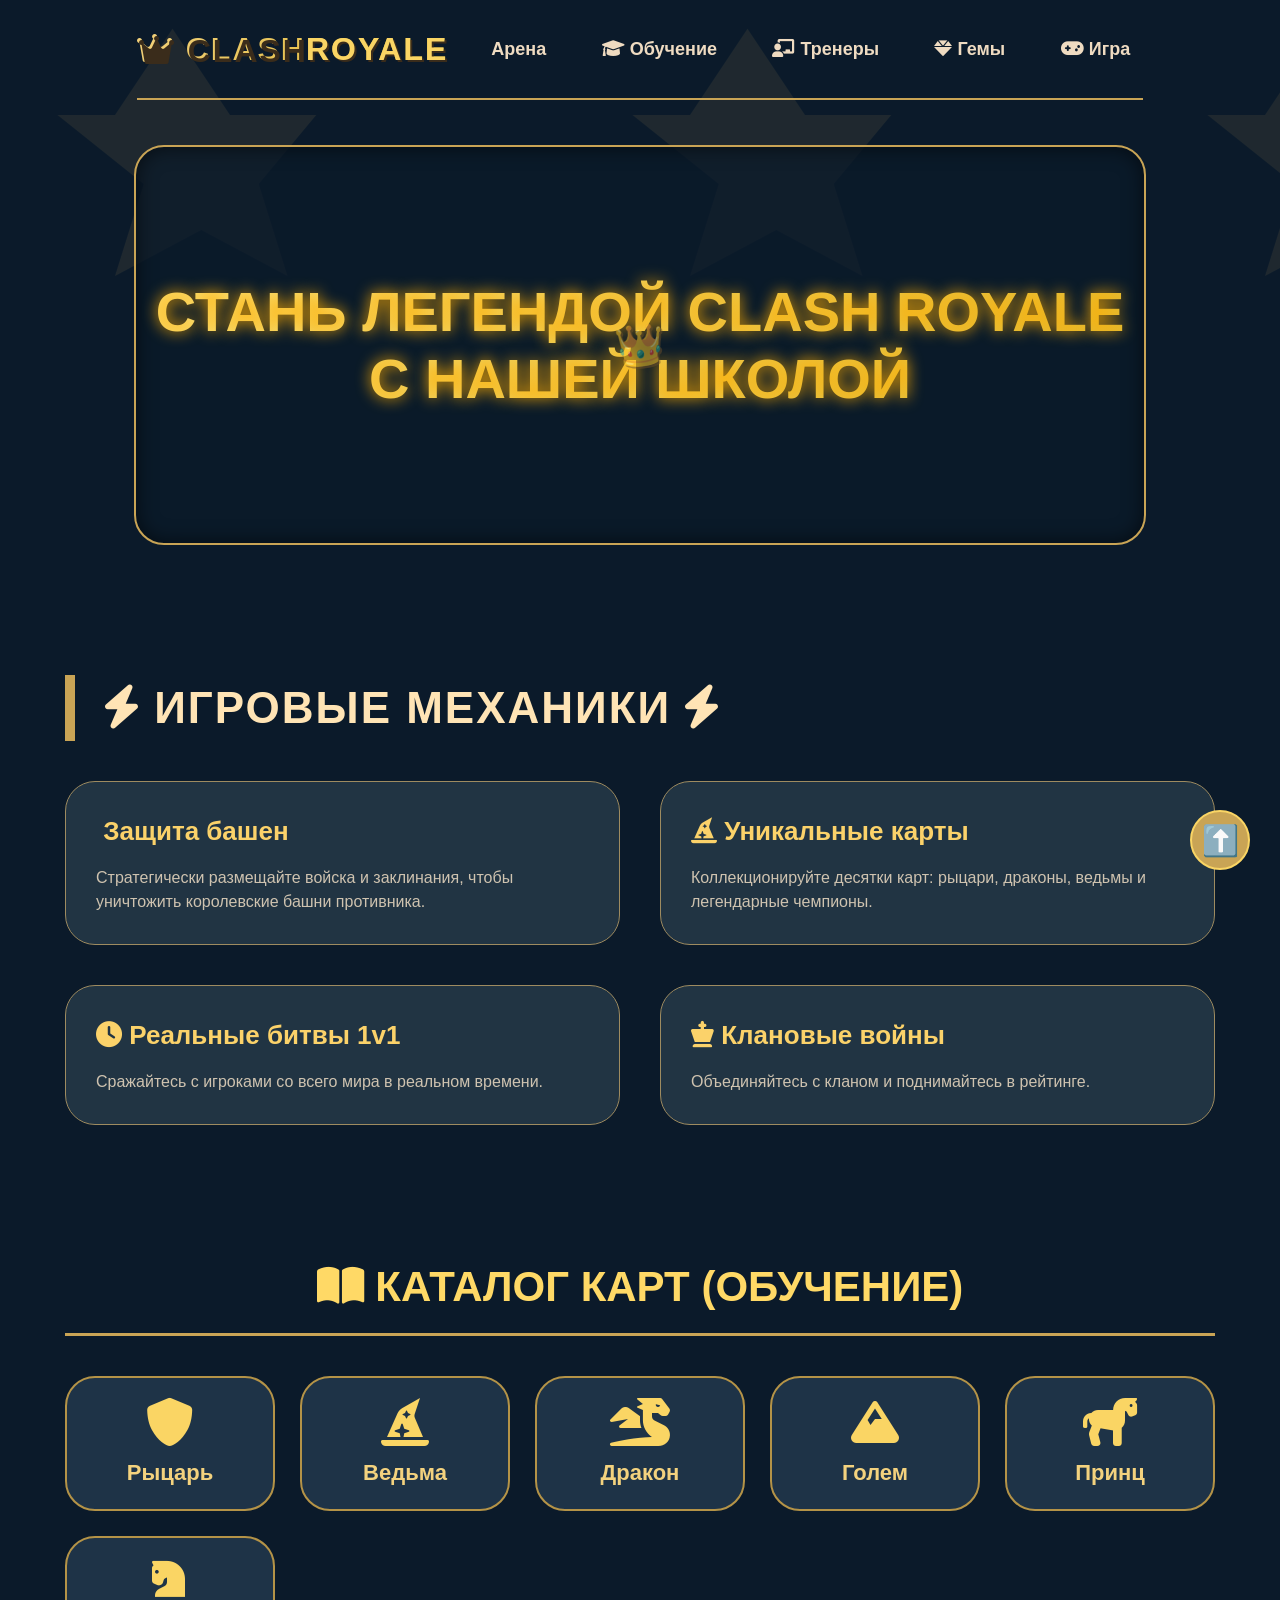
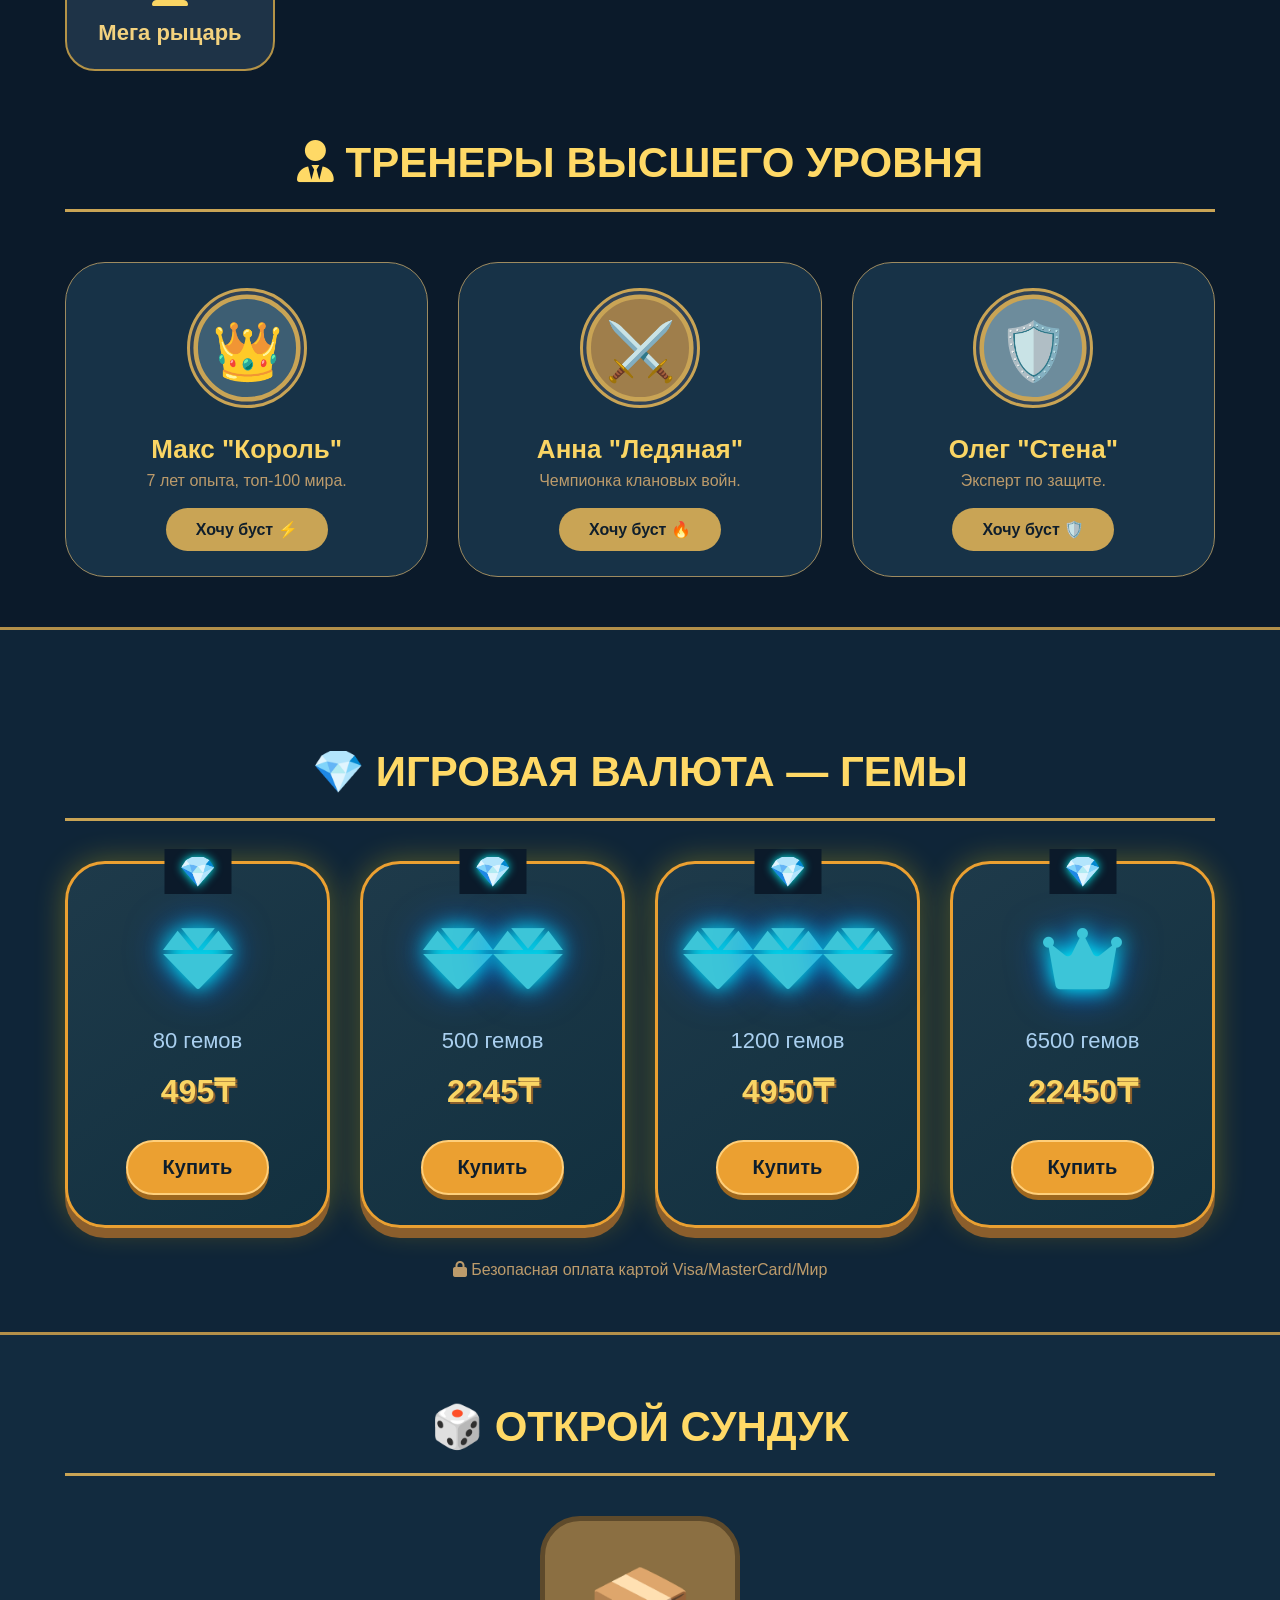
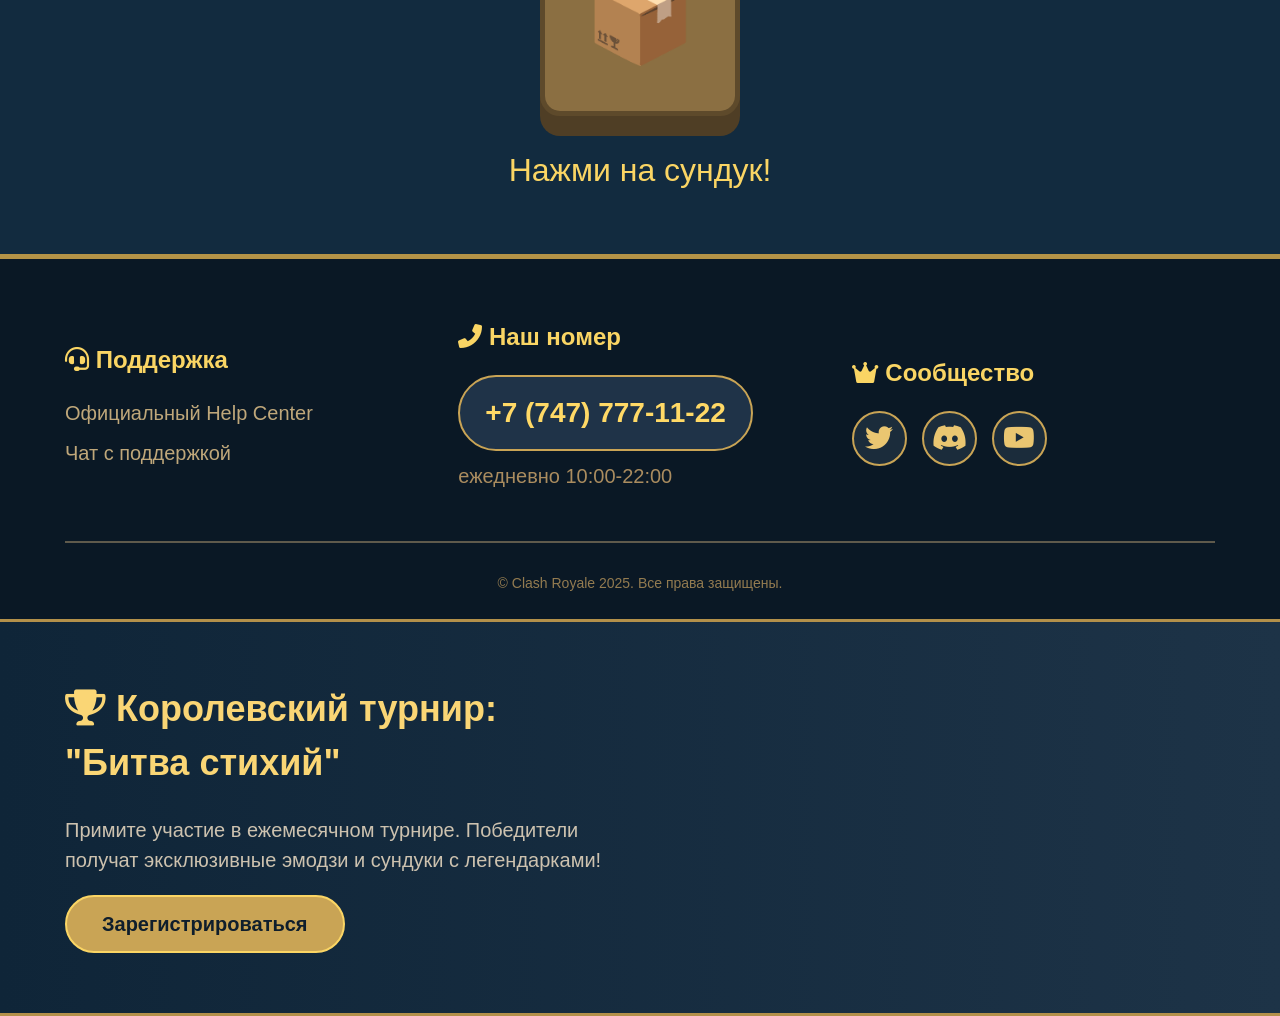
<file: Projects/Batyr-Yahya-Bekasyl/index.html>
<!DOCTYPE html>
<html lang="ru">
<head>
    <meta charset="UTF-8">
    <meta name="viewport" content="width=device-width, initial-scale=1.0">
    <title>Clash Royale | Школа чемпионов</title>

    <link rel="stylesheet" href="https://cdnjs.cloudflare.com/ajax/libs/font-awesome/6.0.0-beta3/css/all.min.css">
    <style>
        * {
            margin: 0;
            padding: 0;
            box-sizing: border-box;
        }

        body {
            font-family: 'Segoe UI', Roboto, sans-serif;
            background: #0b1a2a;
            color: #f0e9d8;
            line-height: 1.5;
        }

        .container {
            max-width: 1200px;
            margin: 0 auto;
            padding: 0 25px;
        }

        .image-placeholder {
            background: #2c404f;
            background-image: radial-gradient(circle at 30% 30%, #aa8c5f 1px, transparent 1px), 
                              radial-gradient(circle at 70% 70%, #7a6a50 1px, transparent 1px);
            background-size: 30px 30px;
            position: relative;
            display: flex;
            align-items: center;
            justify-content: center;
            overflow: hidden;
            border: 2px solid #c9a455;
            box-shadow: inset 0 0 20px rgba(0,0,0,0.6);
        }

        .image-placeholder::after {
            content: "👑";
            font-size: 40px;
            color: #f3d27e;
            text-shadow: 2px 2px 0 #6b4f2a;
            position: absolute;
            transform: rotate(-5deg);
            opacity: 0.5;
        }

        nav {
            display: flex;
            justify-content: space-between;
            align-items: center;
            padding: 25px 0;
            border-bottom: 2px solid #c9a455;
            margin-bottom: 15px;
            flex-wrap: wrap;
        }

        .logo {
            font-size: 32px;
            font-weight: 800;
            letter-spacing: 2px;
            background: linear-gradient(135deg, #f3d27e, #dBB42c);
            -webkit-background-clip: text;
            background-clip: text;
            color: transparent;
            text-transform: uppercase;
            text-shadow: 2px 2px 0 #3a2c1b;
            cursor: pointer;
        }

        .nav-links a {
            margin-left: 25px;
            text-decoration: none;
            color: #efdbc1;
            font-weight: 600;
            font-size: 18px;
            padding: 8px 12px;
            border-radius: 30px;
            transition: all 0.3s;
            border: 1px solid transparent;
            cursor: pointer;
        }

        .nav-links a:hover {
            border-color: #c9a455;
            background: rgba(201, 164, 85, 0.15);
            color: #ffd966;
            transform: translateY(-2px);
        }

        .hero {
            min-height: 550px;
            display: flex;
            flex-direction: column;
            margin-bottom: 30px;
            background-image: url('data:image/svg+xml;utf8,<svg xmlns="http://www.w3.org/2000/svg" viewBox="0 0 100 100" opacity="0.1"><path d="M20,20 L30,5 L40,20 L55,20 L45,32 L50,48 L35,40 L20,48 L25,32 L10,20 Z" fill="%23c9a455"/></svg>');
        }

        .hero-content {
            flex: 1;
            display: flex;
            align-items: center;
            justify-content: center;
            text-align: center;
            background: rgba(11, 26, 42, 0.7);
            border-radius: 30px;
            margin: 30px 0;
            border: 2px solid #c9a455;
            min-height: 400px;
        }

        .hero-content h1 {
            font-size: 56px;
            font-weight: 800;
            text-transform: uppercase;
            background: linear-gradient(135deg, #fae37f, #dbb42c);
            -webkit-background-clip: text;
            background-clip: text;
            color: transparent;
            text-shadow: 0 0 15px #ffae00;
            line-height: 1.2;
            padding: 20px;
        }

        .features {
            padding: 70px 0;
        }

        .features h2 {
            font-size: 44px;
            margin-bottom: 40px;
            border-left: 10px solid #c9a455;
            padding-left: 30px;
            text-transform: uppercase;
            letter-spacing: 2px;
            color: #ffe4b5;
        }

        .grid-features {
            display: grid;
            grid-template-columns: repeat(2, 1fr);
            gap: 40px;
        }

        .feature-item {
            background: rgba(44, 64, 79, 0.7);
            padding: 30px;
            border-radius: 30px;
            border: 1px solid #9e8b60;
            backdrop-filter: blur(3px);
            transition: 0.3s;
        }

        .feature-item:hover {
            transform: scale(1.02);
            border-color: #f5c542;
            box-shadow: 0 15px 30px rgba(0,0,0,0.6);
        }

        .feature-item h3 {
            font-size: 26px;
            color: #fbd26a;
            margin-bottom: 15px;
        }

        .feature-item p {
            color: #cfc3b0;
            font-size: 16px;
        }

        .contest-promo {
            padding: 60px 0;
            display: grid;
            grid-template-columns: 1fr 1fr;
            align-items: center;
            background: linear-gradient(90deg, #0f2538, #1d3347);
            border-top: 3px solid #b3904a;
            border-bottom: 3px solid #b3904a;
            gap: 30px;
        }

        .contest-text {
            padding-right: 20px;
        }

        .contest-text h3 {
            font-size: 36px;
            color: #fad675;
            margin-bottom: 25px;
        }

        .contest-text p {
            font-size: 20px;
            color: #cdc2af;
        }

        .contest-img {
            height: 320px;
            width: 100%;
            border-radius: 40px;
            border: 3px solid #c9a455;
        }

        .section-title {
            font-size: 42px;
            color: #ffd966;
            text-align: center;
            margin: 60px 0 40px;
            text-transform: uppercase;
            border-bottom: 3px solid #c9a455;
            padding-bottom: 15px;
        }

        .cards-grid {
            display: grid;
            grid-template-columns: repeat(auto-fit, minmax(180px, 1fr));
            gap: 25px;
            margin: 40px 0;
        }
        .card-item {
            background: #1e3347;
            border: 2px solid #b49347;
            border-radius: 30px;
            padding: 20px 10px;
            text-align: center;
            transition: 0.3s;
            cursor: pointer;
        }
        .card-item:hover {
            transform: translateY(-8px);
            border-color: #fad564;
            box-shadow: 0 0 30px #ffd966;
        }
        .card-item i {
            font-size: 48px;
            color: #fad564;
            margin-bottom: 10px;
        }
        .card-item h4 {
            font-size: 22px;
            color: #f3d27e;
        }

        .coaches-grid {
            display: grid;
            grid-template-columns: repeat(3, 1fr);
            gap: 30px;
            margin: 50px 0;
        }
        .coach-card {
            background: #173247;
            border-radius: 40px;
            padding: 25px;
            border: 1px solid #9e8b60;
            text-align: center;
        }
        .coach-card img {
            width: 120px;
            height: 120px;
            border-radius: 50%;
            border: 3px solid #c9a455;
            margin-bottom: 15px;
            background: #2f4257;
            object-fit: cover;
        }
        .coach-card h3 { color: #fad564; font-size: 26px; }
        .coach-card p { color: #bc9b6b; }
        .boost-btn {
            background: #c9a455;
            border: none;
            color: #0f1e2c;
            padding: 12px 30px;
            border-radius: 40px;
            font-weight: bold;
            margin-top: 15px;
            cursor: pointer;
            transition: 0.3s;
            font-size: 16px;
        }
        .boost-btn:hover {
            background: #e5b95c;
            transform: scale(1.05);
        }


        .video-wrapper {
            display: flex;
            justify-content: center;
            margin: 40px 0 70px;
        }
        .video-container {
            width: 800px;
            max-width: 100%;
            aspect-ratio: 16/9;
            border: 4px solid #c9a455;
            border-radius: 30px;
            overflow: hidden;
            box-shadow: 0 0 40px rgba(201,164,85,0.5);
        }
        .video-container iframe {
            width: 100%;
            height: 100%;
            border: none;
        }

      
        .gems-shop {
            background: #0f2538;
            padding: 50px 0;
            border-top: 3px solid #b3904a;
            border-bottom: 3px solid #b3904a;
        }
        .gems-grid {
            display: grid;
            grid-template-columns: repeat(4, 1fr);
            gap: 30px;
            margin-top: 40px;
        }
        .gem-item {
            background: linear-gradient(145deg, #1e3a4a, #12303f);
            border-radius: 40px;
            padding: 30px 20px;
            text-align: center;
            border: 3px solid #eba031;
            box-shadow: 0 10px 0 #8b5e2c, 0 0 30px rgba(255,215,0,0.3);
            position: relative;
        }
        .gem-item::before {
            content: "💎";
            font-size: 30px;
            position: absolute;
            top: -15px;
            left: 50%;
            transform: translateX(-50%);
            background: #0b1a2a;
            padding: 0 15px;
            color: #5ad0f0;
            text-shadow: 0 0 10px cyan;
        }
        .gem-icon {
            font-size: 70px;
            color: #3cc5d8;
            text-shadow: 0 0 20px #00ffff, 0 0 40px #0066ff;
            margin: 15px 0 10px;
        }
        .gem-price {
            font-size: 32px;
            color: #fad564;
            font-weight: bold;
            text-shadow: 2px 2px 0 #8b5e2c;
            margin: 10px 0;
        }
        .gem-amount {
            font-size: 22px;
            color: #aad0f0;
        }
        .buy-btn {
            background: #eba031;
            color: #0f1e2c;
            padding: 14px 35px;
            border-radius: 50px;
            font-weight: 900;
            font-size: 20px;
            border: 2px solid #ffcf7a;
            cursor: pointer;
            transition: 0.3s;
            box-shadow: 0 5px 0 #9e671e;
            margin-top: 15px;
        }
        .buy-btn:hover {
            background: #f5b845;
            transform: translateY(-2px);
            box-shadow: 0 7px 0 #9e671e;
        }

        .minigame {
            background: #122b3f;
            padding: 60px 0;
            text-align: center;
        }
        .chest {
            width: 200px;
            height: 200px;
            background: #8b6f42;
            border-radius: 40px 40px 20px 20px;
            margin: 30px auto;
            position: relative;
            border: 5px solid #5e4a2b;
            cursor: pointer;
            transition: 0.2s;
            display: flex;
            align-items: center;
            justify-content: center;
            font-size: 90px;
            color: #f3d27e;
            box-shadow: 0 20px 0 #4f3e25;
        }
        .chest:active {
            transform: translateY(10px);
            box-shadow: 0 10px 0 #4f3e25;
        }
        .chest.open {
            background: #aa8c5f;
            box-shadow: 0 10px 0 #5e4a2b;
            transform: translateY(10px);
        }
        .prize-info {
            font-size: 32px;
            color: #fad564;
            margin-top: 20px;
        }

        footer {
            background: #0a1825;
            padding: 60px 0 25px;
            border-top: 5px solid #b49347;
        }

        .footer-content {
            display: flex;
            justify-content: space-between;
            align-items: center;
            flex-wrap: wrap;
            gap: 30px;
            border-bottom: 2px solid #5f5a4c;
            padding-bottom: 40px;
        }
        .footer-section {
            flex: 1;
            min-width: 200px;
        }
        .footer-section h4 {
            color: #fad564;
            font-size: 24px;
            margin-bottom: 20px;
        }
        .footer-section p, .footer-section a {
            color: #bfa77a;
            font-size: 20px;
            text-decoration: none;
            display: block;
            margin: 10px 0;
            cursor: pointer;
        }
        .footer-section a:hover {
            color: #fad564;
        }
        .russian-phone {
            font-size: 28px;
            font-weight: bold;
            color: #ffd966;
            background: #1f3348;
            padding: 15px 25px;
            border-radius: 60px;
            display: inline-block;
            border: 2px solid #c9a455;
        }

        .social-icons {
            margin: 0;
            display: flex;
            gap: 15px;
        }
        .circle-icon {
            width: 55px;
            height: 55px;
            border: 2px solid #c9a455;
            border-radius: 50%;
            display: flex;
            align-items: center;
            justify-content: center;
            font-size: 28px;
            color: #eac671;
            background: #1b2c3b;
            transition: 0.3s;
            cursor: pointer;
        }
        .circle-icon:hover {
            background: #c9a455;
            color: #0b1a2a;
            transform: scale(1.2);
        }

        .copy {
            font-size: 14px;
            color: #937b50;
            text-align: center;
            margin-top: 30px;
        }

        #scrollTop {
            position: fixed;
            bottom: 30px;
            right: 30px;
            width: 60px;
            height: 60px;
            border-radius: 50%;
            background: #c9a455;
            color: #0f1e2c;
            border: 2px solid #fad564;
            font-size: 30px;
            cursor: pointer;
            display: flex;
            align-items: center;
            justify-content: center;
            z-index: 1000;
        }
        @media (max-width: 800px) {
            .grid-features, .contest-promo, .gallery-grid, .coaches-grid, .gems-grid { grid-template-columns: 1fr; }
            .hero-content h1 { font-size: 38px; }
        }
        .btn {
            background: #c9a455;
            color: #0f1e2c;
            padding: 15px 45px;
            border-radius: 50px;
            font-weight: bold;
            font-size: 20px;
            border: 2px solid #fad564;
            cursor: pointer;
            transition: 0.3s;
            text-decoration: none;
            display: inline-block;
        }
        .btn:hover {
            background: #e5b95c;
            box-shadow: 0 0 30px #ffd966;
        }
    </style>
</head>
<body>

<header class="hero">
    <div class="container">
        <nav>
            <div class="logo" onclick="window.scrollTo({top:0,behavior:'smooth'});"><i class="fas fa-crown"></i> Clash<span style="color:#fad564;">Royale</span></div>
            <div class="nav-links">
                <a onclick="document.getElementById('features').scrollIntoView({behavior:'smooth'});"><i class="fas fa-shield-halded"></i> Арена</a>
                <a onclick="document.getElementById('learn').scrollIntoView({behavior:'smooth'});"><i class="fas fa-graduation-cap"></i> Обучение</a>
                <a onclick="document.getElementById('coaches').scrollIntoView({behavior:'smooth'});"><i class="fas fa-chalkboard-teacher"></i> Тренеры</a>
                <a onclick="document.getElementById('gems').scrollIntoView({behavior:'smooth'});"><i class="fas fa-gem"></i> Гемы</a>
                <a onclick="document.getElementById('minigame').scrollIntoView({behavior:'smooth'});"><i class="fas fa-gamepad"></i> Игра</a>
            </div>
        </nav>
    </div>
    <div class="container">
        <div class="image-placeholder hero-content">
            <h1>Стань легендой Clash Royale<br>с нашей школой</h1>
        </div>
    </div>
</header>

<section id="features" class="features">
    <div class="container">
        <h2><i class="fas fa-bolt"></i> Игровые механики <i class="fas fa-bolt"></i></h2>
        <div class="grid-features">
            <div class="feature-item"><h3><i class="fas fa-tower"></i> Защита башен</h3><p>Стратегически размещайте войска и заклинания, чтобы уничтожить королевские башни противника.</p></div>
            <div class="feature-item"><h3><i class="fas fa-hat-wizard"></i> Уникальные карты</h3><p>Коллекционируйте десятки карт: рыцари, драконы, ведьмы и легендарные чемпионы.</p></div>
            <div class="feature-item"><h3><i class="fas fa-clock"></i> Реальные битвы 1v1</h3><p>Сражайтесь с игроками со всего мира в реальном времени.</p></div>
            <div class="feature-item"><h3><i class="fas fa-chess-king"></i> Клановые войны</h3><p>Объединяйтесь с кланом и поднимайтесь в рейтинге.</p></div>
        </div>
    </div>
</section>


<section id="learn" class="container">
    <h2 class="section-title"><i class="fas fa-book-open"></i> Каталог карт (обучение)</h2>
    <div class="cards-grid">
        <div class="card-item" onclick="alert('Рыцарь: танк, бьёт по одной цели.')"><i class="fas fa-shield-alt"></i><h4>Рыцарь</h4></div>
        <div class="card-item" onclick="alert('Ведьма: призывает скелетов.')"><i class="fas fa-hat-wizard"></i><h4>Ведьма</h4></div>
        <div class="card-item" onclick="alert('Дракон: летающий юнит с огнём.')"><i class="fas fa-dragon"></i><h4>Дракон</h4></div>
        <div class="card-item" onclick="alert('Голем: мощный, распадается на големят.')"><i class="fas fa-mountain"></i><h4>Голем</h4></div>
        <div class="card-item" onclick="alert('Принц: двойной урон при разгоне.')"><i class="fas fa-horse"></i><h4>Принц</h4></div>
        <div class="card-item" onclick="alert('Мега рыцарь: прыгает и крушит.')"><i class="fas fa-chess-knight"></i><h4>Мега рыцарь</h4></div>
    </div>
</section>

<!-- Тренеры (с запросом ID) -->
<section id="coaches" class="container">
    <h2 class="section-title"><i class="fas fa-user-tie"></i> Тренеры высшего уровня</h2>
    <div class="coaches-grid">
        <div class="coach-card">
            <img src="data:image/svg+xml,%3Csvg xmlns='http://www.w3.org/2000/svg' width='120' height='120' viewBox='0 0 100 100'%3E%3Ccircle cx='50' cy='50' r='45' fill='%233d5e73' stroke='%23c9a455' stroke-width='4'/%3E%3Ctext x='50' y='70' font-size='50' text-anchor='middle' fill='%23fad564' font-family='Arial'%3E👑%3C/text%3E%3C/svg%3E" alt="тренер">
            <h3>Макс "Король"</h3>
            <p>7 лет опыта, топ-100 мира.</p>
            <button class="boost-btn" onclick="requestBoost('Макс')">Хочу буст ⚡</button>
        </div>
        <div class="coach-card">
            <img src="data:image/svg+xml,%3Csvg xmlns='http://www.w3.org/2000/svg' width='120' height='120' viewBox='0 0 100 100'%3E%3Ccircle cx='50' cy='50' r='45' fill='%239f7e4b' stroke='%23c9a455' stroke-width='4'/%3E%3Ctext x='50' y='70' font-size='50' text-anchor='middle' fill='%23fad564'%3E⚔️%3C/text%3E%3C/svg%3E" alt="тренер">
            <h3>Анна "Ледяная"</h3>
            <p>Чемпионка клановых войн.</p>
            <button class="boost-btn" onclick="requestBoost('Анна')">Хочу буст 🔥</button>
        </div>
        <div class="coach-card">
            <img src="data:image/svg+xml,%3Csvg xmlns='http://www.w3.org/2000/svg' width='120' height='120' viewBox='0 0 100 100'%3E%3Ccircle cx='50' cy='50' r='45' fill='%236d8c9c' stroke='%23c9a455' stroke-width='4'/%3E%3Ctext x='50' y='70' font-size='50' text-anchor='middle' fill='%23fad564'%3E🛡️%3C/text%3E%3C/svg%3E" alt="тренер">
            <h3>Олег "Стена"</h3>
            <p>Эксперт по защите.</p>
            <button class="boost-btn" onclick="requestBoost('Олег')">Хочу буст 🛡️</button>
        </div>
    </div>
</section>




<section id="gems" class="gems-shop">
    <div class="container">
        <h2 class="section-title" style="color:#ffd966;">💎 Игровая валюта — Гемы</h2>
        <div class="gems-grid">
            <div class="gem-item">
                <div class="gem-icon"><i class="fas fa-gem"></i></div>
                <div class="gem-amount">80 гемов</div>
                <div class="gem-price">495₸</div>
                <button class="buy-btn" onclick="buyGems('80 гемов', 495)">Купить</button>
            </div>
            <div class="gem-item">
                <div class="gem-icon"><i class="fas fa-gem"></i><i class="fas fa-gem"></i></div>
                <div class="gem-amount">500 гемов</div>
                <div class="gem-price">2245₸</div>
                <button class="buy-btn" onclick="buyGems('500 гемов', 2245)">Купить</button>
            </div>
            <div class="gem-item">
                <div class="gem-icon"><i class="fas fa-gem"></i><i class="fas fa-gem"></i><i class="fas fa-gem"></i></div>
                <div class="gem-amount">1200 гемов</div>
                <div class="gem-price">4950₸</div>
                <button class="buy-btn" onclick="buyGems('1200 гемов', 4950)">Купить</button>
            </div>
            <div class="gem-item">
                <div class="gem-icon"><i class="fas fa-crown"></i></div>
                <div class="gem-amount">6500 гемов</div>
                <div class="gem-price">22450₸</div>
                <button class="buy-btn" onclick="buyGems('6500 гемов', 22450)">Купить</button>
            </div>
        </div>
        <p style="text-align:center; color:#bc9b6b; margin-top:30px;">
            <i class="fas fa-lock"></i> Безопасная оплата картой Visa/MasterCard/Мир
        </p>
    </div>
</section>


<section id="minigame" class="minigame">
    <div class="container">
        <h2 class="section-title" style="margin-top:0;">🎲 Открой сундук</h2>
        <div id="chest" class="chest" onclick="openChest()">
            <span id="chestIcon">📦</span>
        </div>
        <div id="prizeMessage" class="prize-info">Нажми на сундук!</div>
    </div>
</section>


<footer>
    <div class="container">
        <div class="footer-content">
            <div class="footer-section">
                <h4><i class="fas fa-headset"></i> Поддержка</h4>
                <a onclick="window.open('https://supercell.helpshift.com/hc/ru/clash-royale/', '_blank');">Официальный Help Center</a>
                <a onclick="alert('Чат поддержки: ответ в течение часа');">Чат с поддержкой</a>
            </div>
            <div class="footer-section">
                <h4><i class="fas fa-phone-alt"></i> Наш номер</h4>
                <div class="russian-phone" onclick="alert('Звоните +7 (495) 777-11-22');">+7 (747) 777-11-22</div>
                <p style="color:#aa8c5f;">ежедневно 10:00-22:00</p>
            </div>
            <div class="footer-section">
                <h4><i class="fas fa-crown"></i> Сообщество</h4>
                <div class="social-icons" style="justify-content: flex-start; margin:0;">
                    <div class="circle-icon" onclick="window.open('https://twitter.com/ClashRoyale', '_blank');"><i class="fab fa-twitter"></i></div>
                    <div class="circle-icon" onclick="window.open('https://discord.com/invite/clashroyale', '_blank');"><i class="fab fa-discord"></i></div>
                    <div class="circle-icon" onclick="window.open('https://www.youtube.com/@ClashRoyale', '_blank');"><i class="fab fa-youtube"></i></div>
                </div>
            </div>
        </div>
        <p class="copy">©️ Clash Royale 2025. Все права защищены.</p>
    </div>
</footer>

<div id="scrollTop" onclick="window.scrollTo({top:0,behavior:'smooth'});">⬆️</div>

<script>
    
    function requestBoost(coachName) {
        let playerId = prompt(`Введите ваш ID игрока (например, #ABC123) для тренера ${coachName}:`);
        if (playerId && playerId.trim() !== '') {
            alert(`Буст принят! Тренер ${coachName} скоро свяжется с ID: ${playerId}`);
        } else if (playerId !== null) {
            alert('ID не введён. Попробуйте снова.');
        }
    }

    
    function buyGems(amount, price) {
        let playerId = prompt(`Введите ваш ID игрока для получения ${amount}:`);
        if (!playerId || playerId.trim() === '') {
            if (playerId !== null) alert('ID не введён. Оплата отменена.');
            return;
        }
        let cardNumber = prompt('Введите номер карты (имитация):', '4111 1111 1111 1111');
        if (!cardNumber) return;
        let expiry = prompt('Срок действия (ММ/ГГ):', '12/25');
        if (!expiry) return;
        let cvv = prompt('CVV (три цифры):', '123');
        if (!cvv) return;
        
        alert(`✅ Оплата ${amount} на сумму ${price}₽ выполнена.\nОжидайте, гемы скоро поступят на аккаунт ${playerId}.`);
    }

   
    function openChest() {
        const chest = document.getElementById('chest');
        const icon = document.getElementById('chestIcon');
        const msg = document.getElementById('prizeMessage');
        chest.classList.add('open');
        icon.innerText = '✨';
        const prizes = ['50 монет', '20 гемов', 'редкая карта', 'эпическая карта', 'легендарная карта!'];
        const randomPrize = prizes[Math.floor(Math.random() * prizes.length)];
        msg.innerHTML = `Ты получил: ${randomPrize} 👑`;
        setTimeout(() => {
            chest.classList.remove('open');
            icon.innerText = '📦';
        }, 800);
    }

   
    function adjustPadding() {
        const containerWidth = 1200;
        const screenWidth = window.innerWidth;
        let paddingInline = Math.max(25, (screenWidth - containerWidth) / 2 + 25);
        const contestText = document.querySelector('.contest-text');
        if(contestText) contestText.style.paddingLeft = paddingInline + 'px';
    }
    window.addEventListener('load', adjustPadding);
    window.addEventListener('resize', adjustPadding);
</script>


<section class="contest-promo">
    <div class="container" style="display: contents;">
        <div class="contest-text" style="padding-left: calc((100vw - 1200px)/2 + 25px);">
            <h3><i class="fas fa-trophy"></i> Королевский турнир: "Битва стихий"</h3>
            <p>Примите участие в ежемесячном турнире. Победители получат эксклюзивные эмодзи и сундуки с легендарками!</p>
            <a href="https://supercell.com/en/games/clashroyale/esports/" target="_blank" class="btn" style="padding: 12px 35px; margin-top: 20px;">Зарегистрироваться</a>
        </div>

        <div class="
</file>
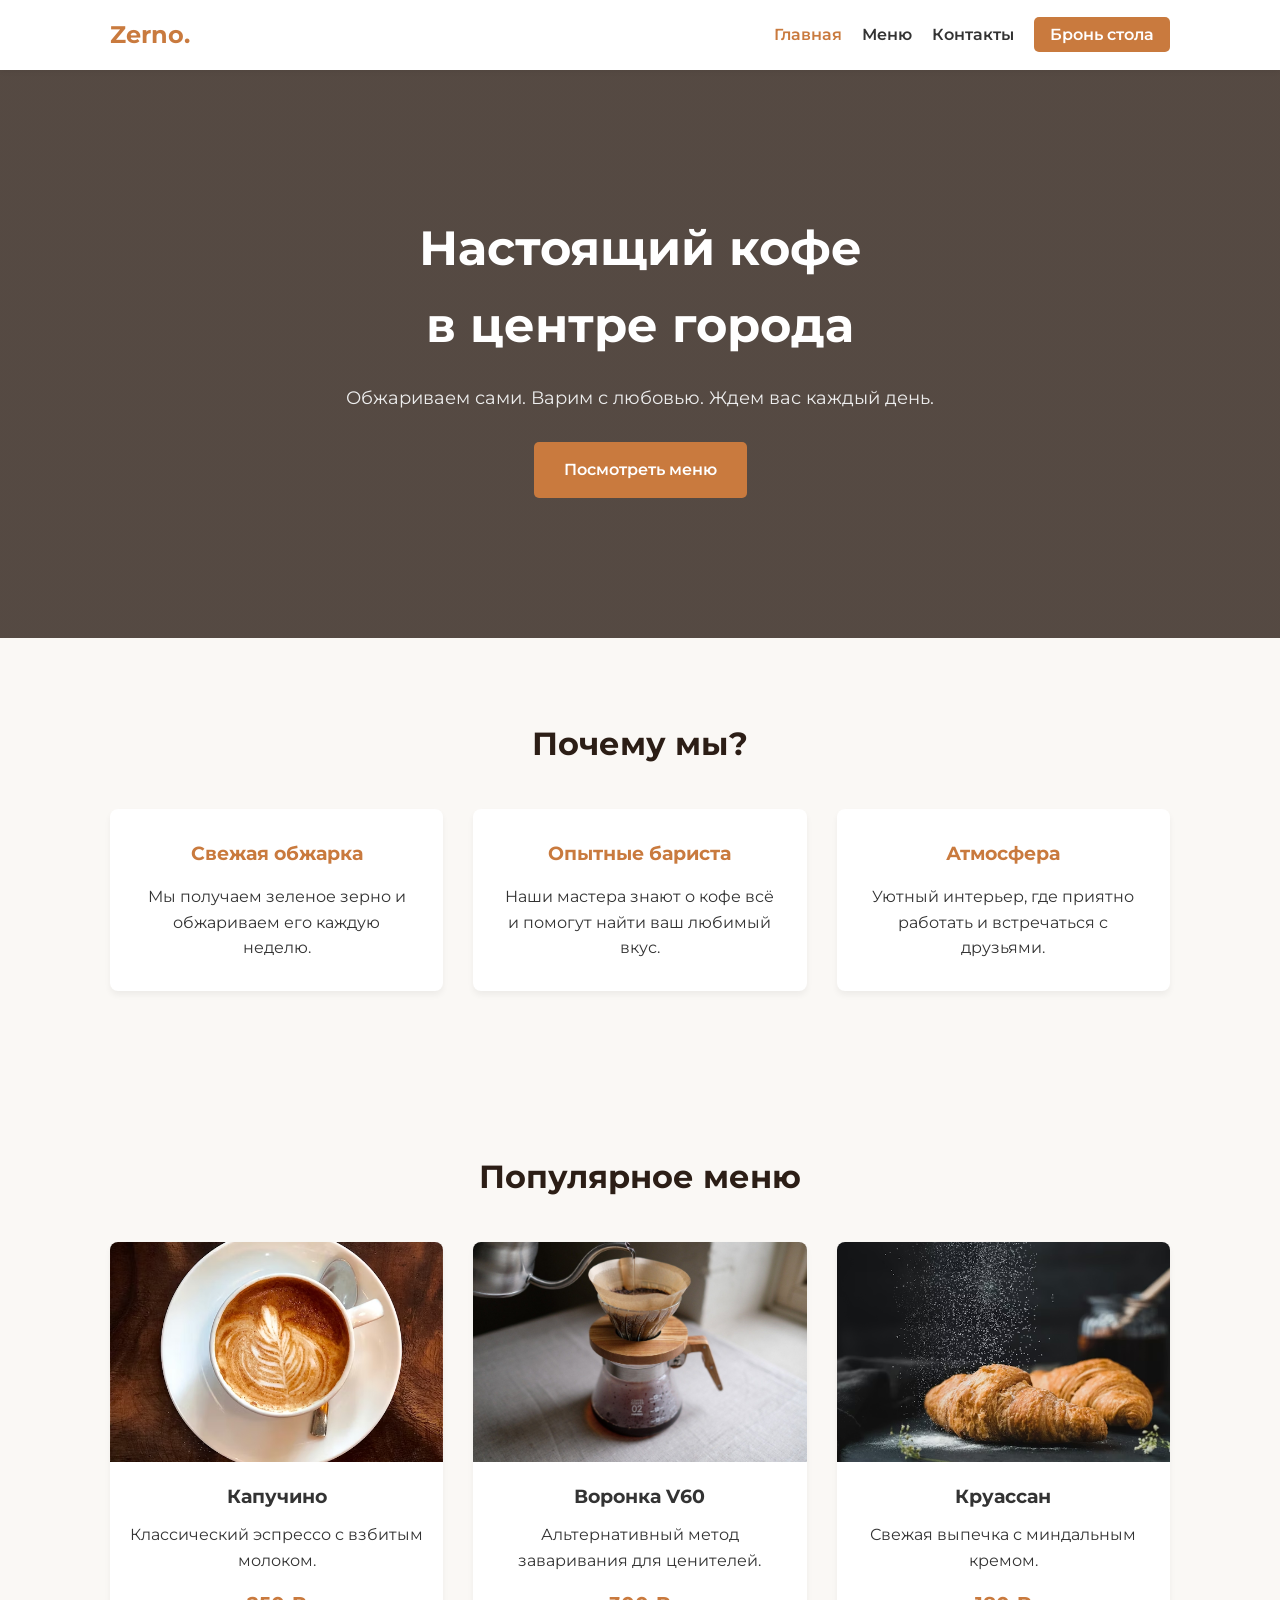
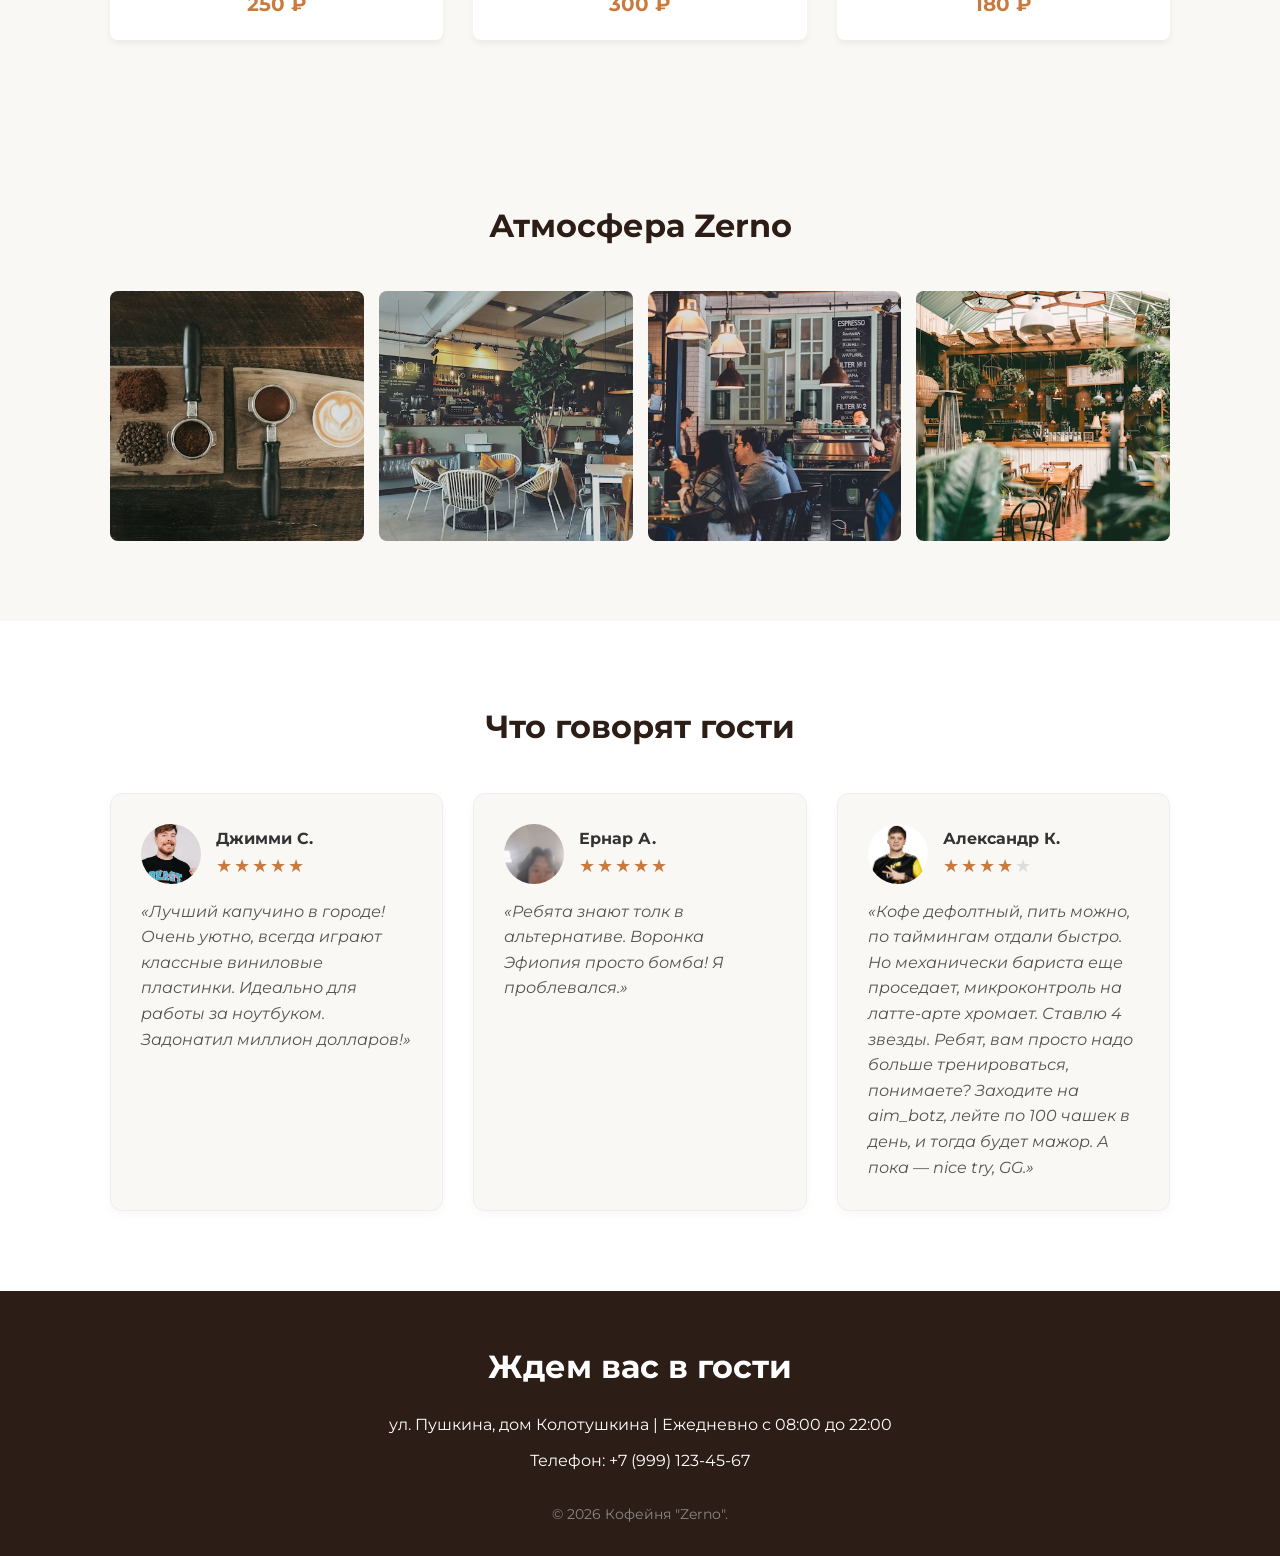
<file: Projects/Yeranr-Yerkhan-Nikita/index.html>
<!DOCTYPE html> <html lang="ru"> <head>
    <meta charset="UTF-8"> 
    <meta name="viewport" content="width=device-width, initial-scale=1.0"> 
    
    <title>Кофейня "Zerno" | Авторский кофе</title>
    
    <link rel="preconnect" href="https://fonts.googleapis.com">
    <link rel="preconnect" href="https://fonts.gstatic.com" crossorigin>
    <link href="https://fonts.googleapis.com/css2?family=Montserrat:wght@400;600;700&display=swap" rel="stylesheet">
    
    <script src="script.js"></script>
    <link rel="stylesheet" href="style.css">
</head>
<body>

    <header class="header">
        <div class="container header-wrap">
            <div class="logo">Zerno.</div>
            <nav class="main-nav">
                <ul>
                    <li><a href="index.html">Главная</a></li>
                    <li><a href="menu.html">Меню</a></li>
                    <li><a href="contacts.html">Контакты</a></li>
                    <li><a href="booking.html" class="btn-nav-book">Бронь стола</a></li>
                </ul>
            </nav>
        </div>
    </header>

    <main>
        <section class="hero">
            <div class="container">
                <h1>Настоящий кофе<br>в центре города</h1>
                <p>Обжариваем сами. Варим с любовью. Ждем вас каждый день.</p>
                <a href="menu.html" class="btn">Посмотреть меню</a>
            </div>
        </section>

        <section id="about" class="about section-padding">
            <div class="container">
                <h2>Почему мы?</h2>
                <div class="features">
                    <div class="feature-item">
                        <h3>Свежая обжарка</h3>
                        <p>Мы получаем зеленое зерно и обжариваем его каждую неделю.</p>
                    </div>
                    <div class="feature-item">
                        <h3>Опытные бариста</h3>
                        <p>Наши мастера знают о кофе всё и помогут найти ваш любимый вкус.</p>
                    </div>
                    <div class="feature-item">
                        <h3>Атмосфера</h3>
                        <p>Уютный интерьер, где приятно работать и встречаться с друзьями.</p>
                    </div>
                </div>
            </div>
        </section>

        <section id="menu" class="menu section-padding">
            <div class="container">
                <h2>Популярное меню</h2>
                <div class="menu-grid">
                    
                    <div class="menu-card">
                        <img src="media/photo1.avif" alt="Капучино" class="card-img">
                        <div class="card-info">
                            <h3>Капучино</h3>
                            <p>Классический эспрессо с взбитым молоком.</p>
                            <span class="price">250 ₽</span>
                        </div>
                    </div>
                    
                    <div class="menu-card">
                        <img src="media/image9.jpg" alt="Воронка V60" class="card-img">
                        <div class="card-info">
                            <h3>Воронка V60</h3>
                            <p>Альтернативный метод заваривания для ценителей.</p>
                            <span class="price">300 ₽</span>
                        </div>
                    </div>
                    
                    <div class="menu-card">
                        <img src="media/photo3.avif" alt="Круассан" class="card-img">
                        <div class="card-info">
                            <h3>Круассан</h3>
                            <p>Свежая выпечка с миндальным кремом.</p>
                            <span class="price">180 ₽</span>
                        </div>
                    </div>

                </div>
            </div>
        </section>

        <section class="gallery section-padding">
            <div class="container">
                <h2>Атмосфера Zerno</h2>
                <div class="gallery-grid">
                    <img src="media/gal1.avif" alt="Интерьер 1" class="gallery-img">
                    <img src="media/gal2.avif" alt="Интерьер 2" class="gallery-img">
                    <img src="media/gal3.avif" alt="Интерьер 3" class="gallery-img">
                    <img src="media/gal4.avif" alt="Интерьер 4" class="gallery-img">
                </div>
            </div>
        </section>

        <section class="reviews section-padding" style="background-color: #fff;">
            <div class="container">
                <h2>Что говорят гости</h2>
                <div class="reviews-wrap">
                    
                    <div class="review-card">
                        <div class="review-header">
                            <img src="media/rev1.png" alt="Джимми" class="avatar">
                            <div>
                                <h4>Джимми С.</h4>
                                <span class="stars">★★★★★</span>
                            </div>
                        </div>
                        <p>«Лучший капучино в городе! Очень уютно, всегда играют классные виниловые пластинки. Идеально для работы за ноутбуком. Задонатил миллион долларов!»</p>
                    </div>

                    <div class="review-card">
                        <div class="review-header">
                            <img src="media/rev2.jpg" alt="Ернар" class="avatar">
                            <div>
                                <h4>Ернар А.</h4>
                                <span class="stars">★★★★★</span>
                            </div>
                        </div>
                        <p>«Ребята знают толк в альтернативе. Воронка Эфиопия просто бомба! Я проблевался.»</p>
                    </div>

                    <div class="review-card">
                        <div class="review-header">
                            <img src="media/rev3.jpg" alt="сашка" class="avatar">
                            <div>
                                <h4>Александр К.</h4>
                                <span class="stars">★★★★<span style="color: #ddd;">★</span></span>
                            </div>
                        </div>
                        <p>«Кофе дефолтный, пить можно, по таймингам отдали быстро. Но механически бариста еще проседает, микроконтроль на латте-арте хромает. Ставлю 4 звезды. Ребят, вам просто надо больше тренироваться, понимаете? Заходите на aim_botz, лейте по 100 чашек в день, и тогда будет мажор. А пока — nice try, GG.»</p>
                    </div>

                </div>
            </div>
        </section>
    </main>

    <footer id="contacts" class="footer">
        <div class="container">
            <h2>Ждем вас в гости</h2>
            <p>ул. Пушкина, дом Колотушкина | Ежедневно с 08:00 до 22:00</p>
            <p>Телефон: +7 (999) 123-45-67</p>
            <p class="copyright">© 2026 Кофейня "Zerno".</p>
        </div>
    </footer>

</body>
</html>
</file>
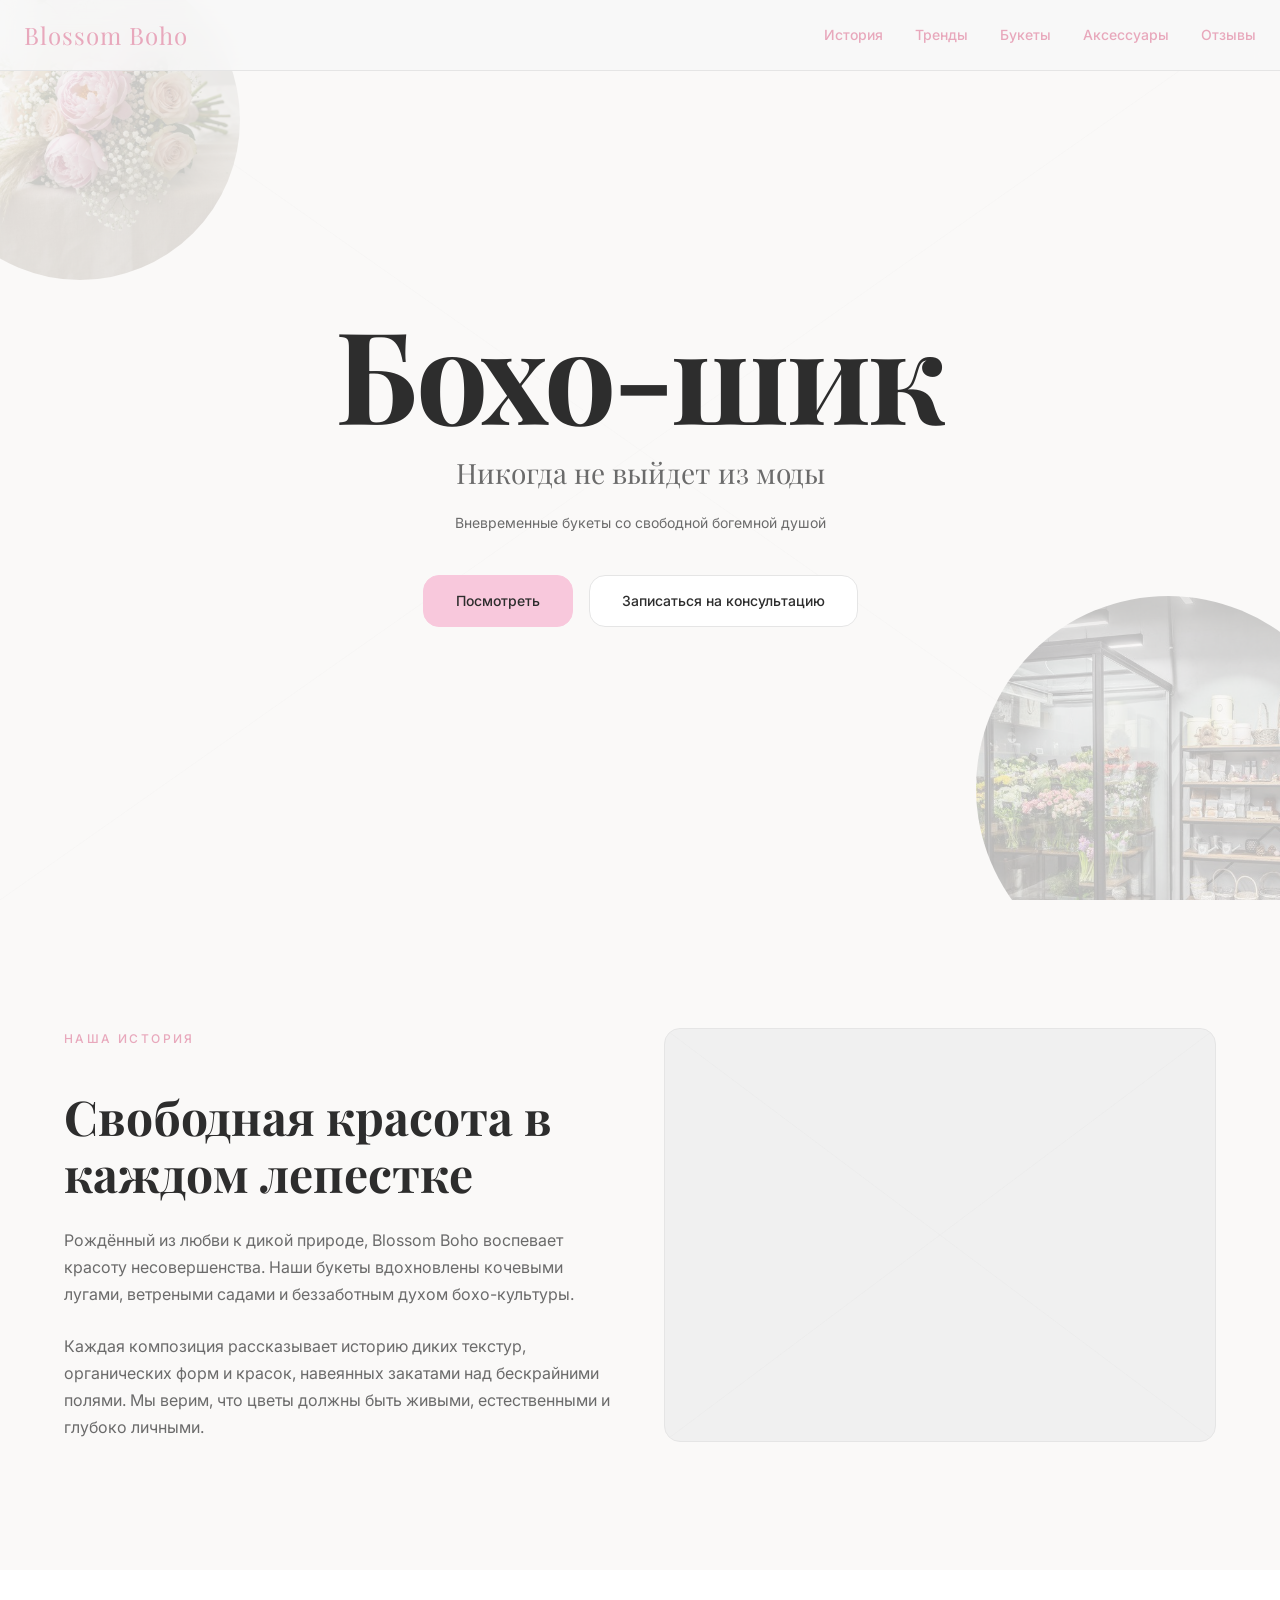
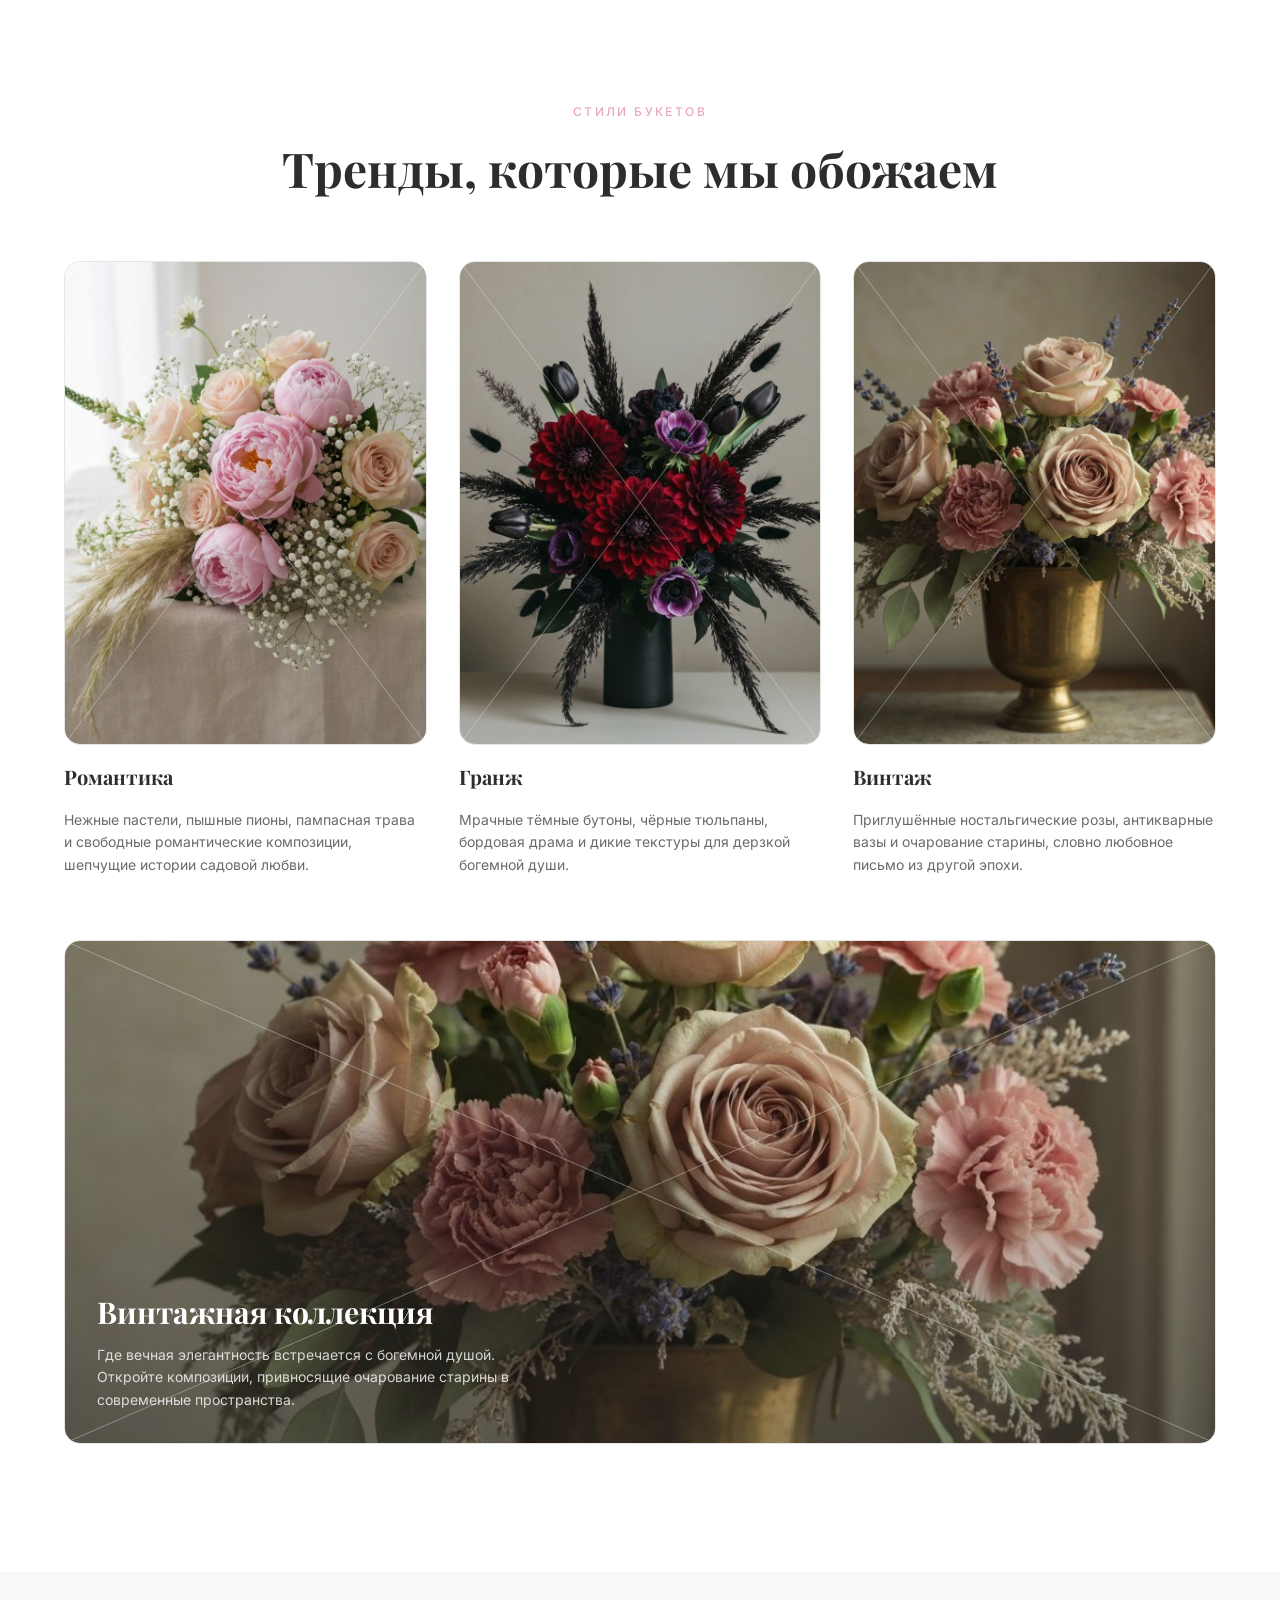
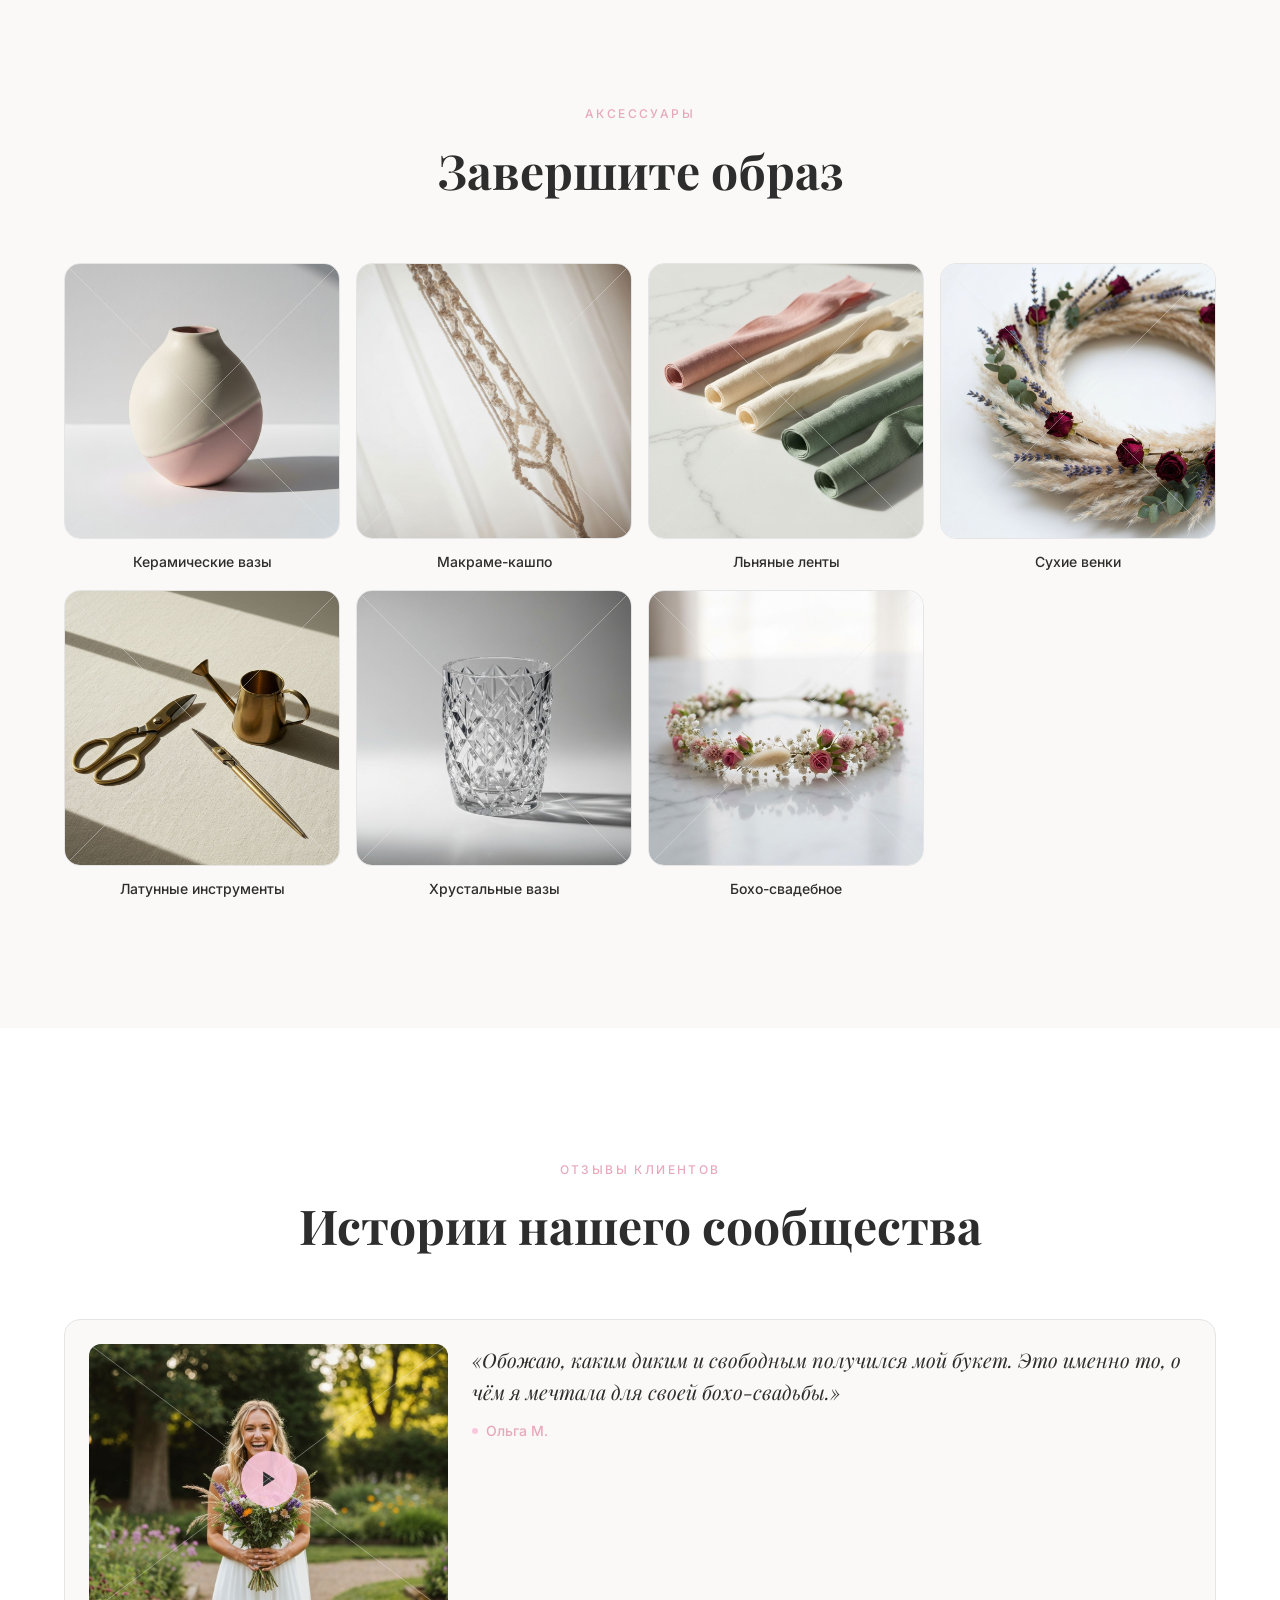
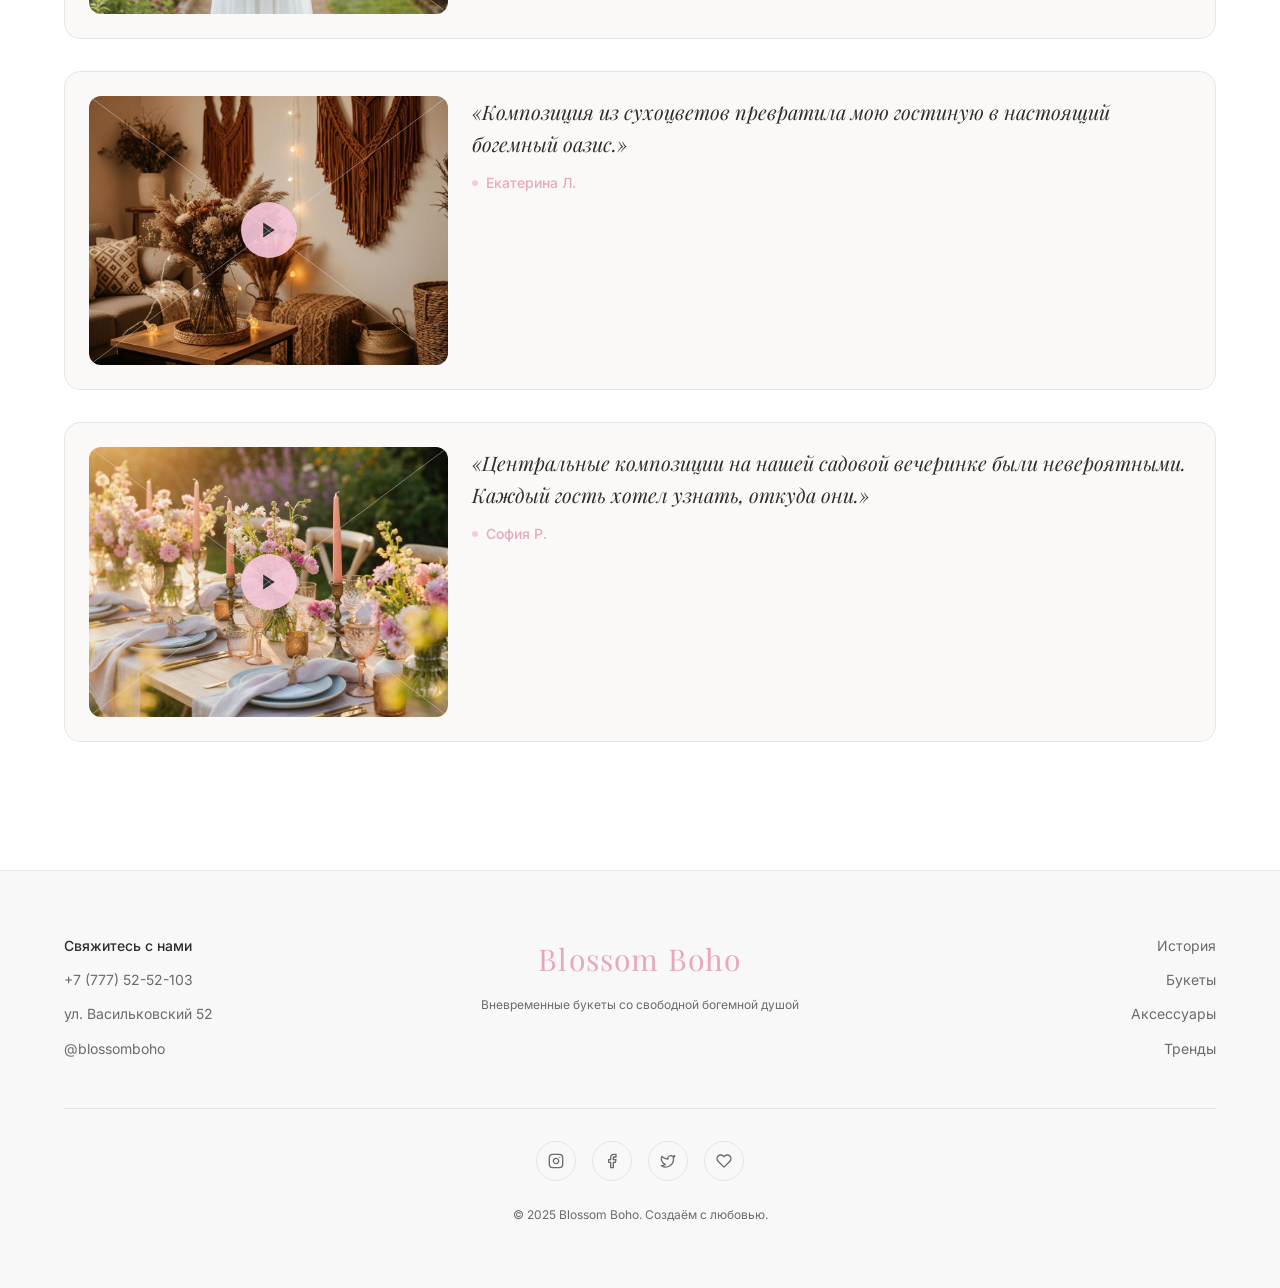
<file: Projects/Karasai-Artyom/Карасай Артем/index.html>
<!DOCTYPE html>
<html lang="ru">
<head>
  <meta charset="UTF-8" />
  <meta name="viewport" content="width=device-width, initial-scale=1.0" />
  <meta name="theme-color" content="#FAF9F8" />
  <title>Blossom Boho | Бутик бохо-шик цветов</title>
  <meta name="description" content="Вневременные букеты со свободной богемной душой. Авторские бохо-шик флористические композиции для любого случая." />
  <link rel="preconnect" href="https://fonts.googleapis.com" />
  <link rel="preconnect" href="https://fonts.gstatic.com" crossorigin />
  <link href="https://fonts.googleapis.com/css2?family=Inter:wght@400;500;600&family=Playfair+Display:ital,wght@0,400;0,500;0,600;0,700;1,400;1,500&display=swap" rel="stylesheet" />
  <style>
    *, *::before, *::after { box-sizing: border-box; margin: 0; padding: 0; }

    :root {
      --bg: #FAF9F8;
      --fg: #2D2D2D;
      --card: #FFFFFF;
      --secondary: #F8F8F8;
      --muted: #F0F0F0;
      --muted-fg: #6B6B6B;
      --border: #E5E5E5;
      --pink: #F8C8DC;
      --pink-dark: #E8A8BC;
      --pink-light: #FFD1DC;
      --charcoal: #2D2D2D;
      --line: #E5E5E5;
      --radius: 1rem;
    }

    body {
      font-family: 'Inter', system-ui, sans-serif;
      background: var(--bg);
      color: var(--fg);
      line-height: 1.6;
      -webkit-font-smoothing: antialiased;
    }

    .font-serif { font-family: 'Playfair Display', Georgia, serif; }

    img { display: block; max-width: 100%; height: auto; }

    a { text-decoration: none; color: inherit; }

  
    @keyframes fade-in-up {
      from { opacity: 0; transform: translateY(24px); }
      to { opacity: 1; transform: translateY(0); }
    }
    .animate-on-scroll { opacity: 0; }
    .animate-on-scroll.visible { animation: fade-in-up .7s ease-out forwards; }

    .envelope-frame { position: relative; }
    .envelope-frame svg.envelope-lines {
      position: absolute; inset: 0; width: 100%; height: 100%;
      pointer-events: none; z-index: 2;
    }
    .envelope-frame svg.envelope-lines line {
      stroke: var(--line); stroke-width: 0.3;
    }
    @media (min-width: 768px) {
      .envelope-frame svg.envelope-lines line { stroke-width: 0.4; }
    }

    .site-header {
      position: fixed; top: 0; left: 0; right: 0; z-index: 50;
      border-bottom: 1px solid var(--border);
      background: rgba(248,248,248,.8);
      backdrop-filter: blur(12px);
      -webkit-backdrop-filter: blur(12px);
    }
    .header-inner {
      max-width: 80rem; margin: 0 auto;
      display: flex; align-items: center; justify-content: space-between;
      padding: 1rem 1.5rem;
    }
    .logo { font-size: 1.5rem; letter-spacing: .04em; color: var(--pink-dark); }
    .nav-desktop { display: none; gap: 2rem; align-items: center; }
    .nav-desktop a {
      font-size: .875rem; font-weight: 500; color: var(--pink-dark);
      transition: color .3s;
    }
    .nav-desktop a:hover { color: var(--fg); text-decoration: underline; text-underline-offset: 4px; }
    @media (min-width: 768px) { .nav-desktop { display: flex; } }

    .hamburger {
      display: flex; align-items: center; justify-content: center;
      background: none; border: none; cursor: pointer;
      width: 2.5rem; height: 2.5rem; color: var(--fg);
    }
    @media (min-width: 768px) { .hamburger { display: none; } }

    .mobile-nav {
      display: none; flex-direction: column; gap: 1rem;
      border-top: 1px solid var(--border);
      background: var(--secondary);
      padding: 1rem 1.5rem;
    }
    .mobile-nav.open { display: flex; }
    @media (min-width: 768px) { .mobile-nav { display: none !important; } }
    .mobile-nav a {
      font-size: .875rem; font-weight: 500; color: var(--pink-dark);
      transition: color .3s;
    }
    .mobile-nav a:hover { color: var(--fg); }


    .hero {
      position: relative;
      display: flex; align-items: center; justify-content: center;
      min-height: 100vh; min-height: 100dvh;
      overflow: hidden; padding: 5rem 1.5rem 3rem;
    }
    .hero-content { position: relative; z-index: 5; text-align: center; }
    .hero h1 { font-size: clamp(3.5rem, 10vw, 8rem); line-height: 1.05; letter-spacing: -.02em; }
    .hero .subtitle { font-size: clamp(1.125rem, 2.5vw, 1.75rem); color: var(--muted-fg); margin-top: .75rem; }
    .hero .desc { max-width: 28rem; margin: 1rem auto 0; font-size: .875rem; color: var(--muted-fg); line-height: 1.6; }
    .hero-buttons { display: flex; flex-wrap: wrap; justify-content: center; gap: 1rem; margin-top: 2.5rem; }
    .btn-primary, .btn-secondary {
      display: inline-block; padding: .875rem 2rem; border-radius: var(--radius);
      font-size: .875rem; font-weight: 500; cursor: pointer;
      transition: transform .3s, box-shadow .3s, background .3s, border-color .3s;
    }
    .btn-primary {
      background: var(--pink); color: var(--charcoal); border: 1px solid var(--pink);
    }
    .btn-primary:hover {
      transform: scale(1.03); background: var(--pink-dark);
      box-shadow: 0 10px 25px rgba(248,200,220,.3);
    }
    .btn-secondary {
      background: var(--card); color: var(--fg); border: 1px solid var(--border);
    }
    .btn-secondary:hover {
      transform: scale(1.03); border-color: var(--pink);
      box-shadow: 0 10px 25px rgba(248,200,220,.2);
    }

    .hero-float {
      position: absolute; pointer-events: none; border-radius: 50%;
      overflow: hidden; opacity: .2; filter: blur(2px);
    }
    .hero-float img { width: 100%; height: 100%; object-fit: cover; }
    .hero-float-1 { right: -5rem; bottom: -5rem; width: 18rem; height: 18rem; }
    .hero-float-2 { left: -5rem; top: -2.5rem; width: 14rem; height: 14rem; opacity: .15; }
    @media (min-width: 768px) {
      .hero-float { opacity: .25; filter: none; }
      .hero-float-1 { width: 24rem; height: 24rem; }
      .hero-float-2 { width: 20rem; height: 20rem; opacity: .2; }
    }

    
    .section { padding: 6rem 1.5rem; }
    @media (min-width: 768px) { .section { padding: 8rem 1.5rem; } }
    .section-inner { max-width: 72rem; margin: 0 auto; }
    .section-label {
      font-size: .75rem; font-weight: 500;
      text-transform: uppercase; letter-spacing: .2em;
      color: var(--pink-dark);
    }
    .section-title { margin-top: 1rem; font-size: clamp(1.75rem, 4vw, 3rem); line-height: 1.2; }
    .section-bg { background: var(--card); }

    .story-grid {
      display: grid; gap: 3rem; align-items: center;
    }
    @media (min-width: 768px) { .story-grid { grid-template-columns: 1fr 1fr; } }
    .story-text { display: flex; flex-direction: column; gap: 1.5rem; }
    .story-text p { font-size: .875rem; line-height: 1.7; color: var(--muted-fg); }
    @media (min-width: 768px) { .story-text p { font-size: 1rem; } }

    .story-video {
      aspect-ratio: 4/3; border-radius: var(--radius);
      border: 1px solid var(--border); overflow: hidden;
      background: var(--muted); cursor: pointer;
      transition: border-color .3s, box-shadow .3s;
    }
    .story-video:hover {
      border-color: var(--pink);
      box-shadow: 0 10px 30px rgba(248,200,220,.2);
    }
    .story-video img { width: 100%; height: 100%; object-fit: cover; transition: transform .5s; }
    .story-video:hover img { transform: scale(1.05); }
    .play-btn {
      position: absolute; inset: 0;
      display: flex; align-items: center; justify-content: center;
    }
    .play-circle {
      width: 4rem; height: 4rem; border-radius: 50%;
      background: rgba(248,200,220,.9); color: var(--charcoal);
      display: flex; align-items: center; justify-content: center;
      box-shadow: 0 4px 20px rgba(0,0,0,.1);
      transition: transform .3s, background .3s;
    }
    .story-video:hover .play-circle { transform: scale(1.1); background: rgba(232,168,188,.9); }
    @media (min-width: 768px) { .play-circle { width: 5rem; height: 5rem; } }

 
    .trends-grid { display: grid; gap: 2rem; }
    @media (min-width: 768px) { .trends-grid { grid-template-columns: repeat(3, 1fr); } }

    .trend-card { display: flex; flex-direction: column; gap: 1rem; transition: transform .3s; cursor: pointer; }
    .trend-card:hover { transform: scale(1.03); }
    .trend-img {
      aspect-ratio: 3/4; border-radius: var(--radius);
      border: 1px solid var(--border); overflow: hidden;
      background: var(--muted);
      transition: border-color .3s, box-shadow .3s;
    }
    .trend-card:hover .trend-img {
      border-color: var(--pink);
      box-shadow: 0 10px 30px rgba(248,200,220,.2);
    }
    .trend-img img { width: 100%; height: 100%; object-fit: cover; transition: transform .5s; }
    .trend-card:hover .trend-img img { transform: scale(1.05); }
    .trend-card h3 { font-size: 1.25rem; }
    .trend-card p { font-size: .875rem; color: var(--muted-fg); line-height: 1.6; }

    .vintage-feature {
      margin-top: 4rem; aspect-ratio: 16/7;
      border-radius: var(--radius); border: 1px solid var(--border);
      overflow: hidden; background: var(--muted);
      transition: border-color .3s, box-shadow .3s;
    }
    .vintage-feature:hover {
      border-color: var(--pink);
      box-shadow: 0 10px 30px rgba(248,200,220,.2);
    }
    .vintage-feature img { width: 100%; height: 100%; object-fit: cover; transition: transform .5s; }
    .vintage-feature:hover img { transform: scale(1.05); }
    .vintage-overlay {
      position: absolute; inset: 0;
      display: flex; align-items: flex-end;
      background: linear-gradient(to top, rgba(45,45,45,.4), transparent);
      padding: 2rem;
    }
    .vintage-overlay h3 { font-size: clamp(1.5rem, 3vw, 1.875rem); color: var(--card); }
    .vintage-overlay p { margin-top: .5rem; max-width: 28rem; font-size: .875rem; color: rgba(255,255,255,.8); }


    .acc-grid { display: grid; grid-template-columns: repeat(2, 1fr); gap: 1rem; }
    @media (min-width: 640px) { .acc-grid { grid-template-columns: repeat(3, 1fr); } }
    @media (min-width: 1024px) { .acc-grid { grid-template-columns: repeat(4, 1fr); } }

    .acc-card { display: flex; flex-direction: column; gap: .75rem; transition: transform .3s; cursor: pointer; }
    .acc-card:hover { transform: scale(1.03); }
    .acc-img {
      aspect-ratio: 1; border-radius: var(--radius);
      border: 1px solid var(--border); overflow: hidden;
      background: var(--muted);
      transition: border-color .3s, box-shadow .3s;
    }
    .acc-card:hover .acc-img {
      border-color: var(--pink);
      box-shadow: 0 10px 30px rgba(248,200,220,.2);
    }
    .acc-img img { width: 100%; height: 100%; object-fit: cover; transition: transform .5s; }
    .acc-card:hover .acc-img img { transform: scale(1.05); }
    .acc-card p { text-align: center; font-size: .875rem; font-weight: 500; }

    .stories-list { display: flex; flex-direction: column; gap: 2rem; }
    .story-item {
      display: grid; gap: 1.5rem;
      border-radius: var(--radius); border: 1px solid var(--border);
      background: var(--bg); padding: 1rem;
      transition: border-color .3s, box-shadow .3s;
    }
    @media (min-width: 768px) {
      .story-item { grid-template-columns: 1fr 2fr; padding: 1.5rem; }
    }
    .story-item:hover {
      border-color: var(--pink);
      box-shadow: 0 10px 30px rgba(248,200,220,.2);
    }
    .story-item-img {
      aspect-ratio: 16/9; border-radius: .75rem;
      overflow: hidden; background: var(--muted);
    }
    @media (min-width: 768px) { .story-item-img { aspect-ratio: 4/3; } }
    .story-item-img img { width: 100%; height: 100%; object-fit: cover; transition: transform .5s; }
    .story-item:hover .story-item-img img { transform: scale(1.05); }
    .story-item .play-circle-sm {
      width: 3rem; height: 3rem;
    }
    @media (min-width: 768px) { .story-item .play-circle-sm { width: 3.5rem; height: 3.5rem; } }
    .story-item:hover .play-circle-sm { transform: scale(1.1); background: rgba(232,168,188,.9); }

    .story-item blockquote {
      font-style: italic; font-size: 1.125rem; line-height: 1.6;
    }
    @media (min-width: 768px) { .story-item blockquote { font-size: 1.25rem; } }
    .story-item .author {
      display: flex; align-items: center; gap: .5rem;
      font-size: .875rem; font-weight: 500; color: var(--pink-dark);
      margin-top: .75rem;
    }
    .author-dot {
      display: inline-block; width: .375rem; height: .375rem;
      border-radius: 50%; background: var(--pink);
    }


    .site-footer {
      border-top: 1px solid var(--border);
      background: var(--secondary);
      padding: 4rem 1.5rem;
    }
    .footer-inner { max-width: 72rem; margin: 0 auto; }
    .footer-grid { display: grid; gap: 2.5rem; }
    @media (min-width: 768px) { .footer-grid { grid-template-columns: repeat(3, 1fr); } }
    .footer-contact { display: flex; flex-direction: column; gap: .75rem; font-size: .875rem; color: var(--muted-fg); }
    .footer-contact .label { font-weight: 500; color: var(--fg); }
    .footer-center { display: flex; flex-direction: column; align-items: center; gap: .75rem; }
    .footer-center .footer-logo { font-size: 1.875rem; letter-spacing: .04em; color: var(--pink-dark); }
    .footer-center .footer-tagline { font-size: .75rem; color: var(--muted-fg); text-align: center; }
    .footer-links { display: flex; flex-direction: column; gap: .75rem; font-size: .875rem; }
    @media (min-width: 768px) { .footer-links { align-items: flex-end; } }
    .footer-links a { color: var(--muted-fg); transition: color .3s; }
    .footer-links a:hover { color: var(--pink-dark); }

    .footer-bottom {
      margin-top: 3rem; border-top: 1px solid var(--border);
      padding-top: 2rem;
      display: flex; flex-direction: column; align-items: center; gap: 1.5rem;
    }
    .social-links { display: flex; gap: 1rem; }
    .social-link {
      width: 2.5rem; height: 2.5rem; border-radius: 50%;
      border: 1px solid var(--border);
      display: flex; align-items: center; justify-content: center;
      color: var(--muted-fg);
      transition: border-color .3s, color .3s, box-shadow .3s;
    }
    .social-link:hover {
      border-color: var(--pink); color: var(--pink-dark);
      box-shadow: 0 4px 15px rgba(248,200,220,.2);
    }
    .social-link svg { width: 1rem; height: 1rem; }
    .copyright { font-size: .75rem; color: var(--muted-fg); }

    .text-center { text-align: center; }
    .mb-16 { margin-bottom: 4rem; }
    .sr-only {
      position: absolute; width: 1px; height: 1px;
      padding: 0; margin: -1px; overflow: hidden;
      clip: rect(0,0,0,0); white-space: nowrap; border: 0;
    }
  </style>
</head>
<body>


  <header class="site-header" role="banner">
    <div class="header-inner">
      <a href="#" class="logo font-serif">Blossom Boho</a>
      <nav class="nav-desktop" aria-label="Main navigation">
        <a href="#story">История</a>
        <a href="#trends">Тренды</a>
        <a href="#bouquets">Букеты</a>
        <a href="#accessories">Аксессуары</a>
        <a href="#stories">Отзывы</a>
      </nav>
      <button class="hamburger" id="menuToggle" aria-label="Открыть меню" aria-expanded="false">
        <svg id="iconMenu" width="24" height="24" viewBox="0 0 24 24" fill="none" stroke="currentColor" stroke-width="2" stroke-linecap="round" stroke-linejoin="round"><line x1="3" y1="6" x2="21" y2="6"/><line x1="3" y1="12" x2="21" y2="12"/><line x1="3" y1="18" x2="21" y2="18"/></svg>
        <svg id="iconClose" width="24" height="24" viewBox="0 0 24 24" fill="none" stroke="currentColor" stroke-width="2" stroke-linecap="round" stroke-linejoin="round" style="display:none"><line x1="18" y1="6" x2="6" y2="18"/><line x1="6" y1="6" x2="18" y2="18"/></svg>
      </button>
    </div>
    <nav class="mobile-nav" id="mobileNav" aria-label="Mobile navigation">
      <a href="#story">История</a>
      <a href="#trends">Тренды</a>
      <a href="#bouquets">Букеты</a>
      <a href="#accessories">Аксессуары</a>
      <a href="#stories">Отзывы</a>
    </nav>
  </header>


  <section class="hero envelope-frame">
    <svg class="envelope-lines" viewBox="0 0 100 100" preserveAspectRatio="none" aria-hidden="true" style="opacity:.3">
      <line x1="0" y1="0" x2="100" y2="100" vector-effect="non-scaling-stroke"/>
      <line x1="100" y1="0" x2="0" y2="100" vector-effect="non-scaling-stroke"/>
    </svg>
    <div class="hero-content">
      <h1 class="font-serif">Бохо-шик</h1>
      <p class="subtitle font-serif">Никогда не выйдет из моды</p>
      <p class="desc">Вневременные букеты со свободной богемной душой</p>
      <div class="hero-buttons">
        <a href="#trends" class="btn-primary">Посмотреть</a>
        <a href="#story" class="btn-secondary">Записаться на консультацию</a>
      </div>
    </div>
    <div class="hero-float hero-float-1">
      <img src="images/hero-bouquet.jpg" alt="" />
    </div>
    <div class="hero-float hero-float-2">
      <img src="images/romantic-bouquet.jpg" alt="" />
    </div>
  </section>


  <section id="story" class="section">
    <div class="section-inner animate-on-scroll">
      <div class="story-grid">
        <div class="story-text">
          <span class="section-label">Наша история</span>
          <h2 class="section-title font-serif">Свободная красота в каждом лепестке</h2>
          <p>Рождённый из любви к дикой природе, Blossom Boho воспевает красоту несовершенства. Наши букеты вдохновлены кочевыми лугами, ветреными садами и беззаботным духом бохо-культуры.</p>
          <p>Каждая композиция рассказывает историю диких текстур, органических форм и красок, навеянных закатами над бескрайними полями. Мы верим, что цветы должны быть живыми, естественными и глубоко личными.</p>
        </div>
        <div class="story-video envelope-frame">
          <svg class="envelope-lines" viewBox="0 0 100 100" preserveAspectRatio="none" aria-hidden="true">
            <line x1="0" y1="0" x2="100" y2="100" vector-effect="non-scaling-stroke"/>
            <line x1="100" y1="0" x2="0" y2="100" vector-effect="non-scaling-stroke"/>
          </svg>
          <video src="images/story-flowers.mp4" alt="Богемный флорист создаёт композицию из полевых цветов" />
          <div class="play-btn">
            <div class="play-circle">
              <svg width="24" height="24" viewBox="0 0 24 24" fill="currentColor"><polygon points="5 3 19 12 5 21 5 3"/></svg>
            </div>
          </div>
        </div>
      </div>
    </div>
  </section>


  <section id="trends" class="section section-bg">
    <div class="section-inner animate-on-scroll">
      <div class="text-center mb-16">
        <span class="section-label">Стили букетов</span>
        <h2 class="section-title font-serif">Тренды, которые мы обожаем</h2>
      </div>
      <div class="trends-grid">
        
        <div class="trend-card">
          <div class="trend-img envelope-frame">
            <svg class="envelope-lines" viewBox="0 0 100 100" preserveAspectRatio="none" aria-hidden="true">
              <line x1="0" y1="0" x2="100" y2="100" vector-effect="non-scaling-stroke"/>
              <line x1="100" y1="0" x2="0" y2="100" vector-effect="non-scaling-stroke"/>
            </svg>
            <img src="images/romantic-bouquet.jpg" alt="Романтический бохо-букет с нежными пионами и пампасной травой" />
          </div>
          <h3 class="font-serif">Романтика</h3>
          <p>Нежные пастели, пышные пионы, пампасная трава и свободные романтические композиции, шепчущие истории садовой любви.</p>
        </div>
       
        <div class="trend-card">
          <div class="trend-img envelope-frame">
            <svg class="envelope-lines" viewBox="0 0 100 100" preserveAspectRatio="none" aria-hidden="true">
              <line x1="0" y1="0" x2="100" y2="100" vector-effect="non-scaling-stroke"/>
              <line x1="100" y1="0" x2="0" y2="100" vector-effect="non-scaling-stroke"/>
            </svg>
            <img src="images/grunge-bouquet.jpg" alt="Драматичный гранж-букет с тёмными георгинами и чёрными тюльпанами" />
          </div>
          <h3 class="font-serif">Гранж</h3>
          <p>Мрачные тёмные бутоны, чёрные тюльпаны, бордовая драма и дикие текстуры для дерзкой богемной души.</p>
        </div>
        
        <div class="trend-card">
          <div class="trend-img envelope-frame">
            <svg class="envelope-lines" viewBox="0 0 100 100" preserveAspectRatio="none" aria-hidden="true">
              <line x1="0" y1="0" x2="100" y2="100" vector-effect="non-scaling-stroke"/>
              <line x1="100" y1="0" x2="0" y2="100" vector-effect="non-scaling-stroke"/>
            </svg>
            <img src="images/vintage-bouquet.jpg" alt="Винтажная цветочная композиция с антикварными розами в латунной вазе" />
          </div>
          <h3 class="font-serif">Винтаж</h3>
          <p>Приглушённые ностальгические розы, антикварные вазы и очарование старины, словно любовное письмо из другой эпохи.</p>
        </div>
      </div>

      
      <div class="vintage-feature envelope-frame">
        <svg class="envelope-lines" viewBox="0 0 100 100" preserveAspectRatio="none" aria-hidden="true">
          <line x1="0" y1="0" x2="100" y2="100" vector-effect="non-scaling-stroke"/>
          <line x1="100" y1="0" x2="0" y2="100" vector-effect="non-scaling-stroke"/>
        </svg>
        <img src="images/vintage-bouquet.jpg" alt="Панорама винтажных цветочных композиций" />
        <div class="vintage-overlay">
          <div>
            <h3 class="font-serif">Винтажная коллекция</h3>
            <p>Где вечная элегантность встречается с богемной душой. Откройте композиции, привносящие очарование старины в современные пространства.</p>
          </div>
        </div>
      </div>
    </div>
  </section>

  
  <section id="accessories" class="section">
    <div class="section-inner animate-on-scroll">
      <div class="text-center mb-16">
        <span class="section-label">Аксессуары</span>
        <h2 class="section-title font-serif">Завершите образ</h2>
      </div>
      <div class="acc-grid">
        <div class="acc-card">
          <div class="acc-img envelope-frame">
            <svg class="envelope-lines" viewBox="0 0 100 100" preserveAspectRatio="none" aria-hidden="true"><line x1="0" y1="0" x2="100" y2="100" vector-effect="non-scaling-stroke"/><line x1="100" y1="0" x2="0" y2="100" vector-effect="non-scaling-stroke"/></svg>
            <img src="images/acc-ceramic-vase.jpg" alt="Керамическая ваза ручной работы в кремово-розовых тонах" />
          </div>
          <p>Керамические вазы</p>
        </div>
        <div class="acc-card">
          <div class="acc-img envelope-frame">
            <svg class="envelope-lines" viewBox="0 0 100 100" preserveAspectRatio="none" aria-hidden="true"><line x1="0" y1="0" x2="100" y2="100" vector-effect="non-scaling-stroke"/><line x1="100" y1="0" x2="0" y2="100" vector-effect="non-scaling-stroke"/></svg>
            <img src="images/acc-macrame.jpg" alt="Бохо макраме-кашпо из натурального хлопкового шнура" />
          </div>
          <p>Макраме-кашпо</p>
        </div>
        <div class="acc-card">
          <div class="acc-img envelope-frame">
            <svg class="envelope-lines" viewBox="0 0 100 100" preserveAspectRatio="none" aria-hidden="true"><line x1="0" y1="0" x2="100" y2="100" vector-effect="non-scaling-stroke"/><line x1="100" y1="0" x2="0" y2="100" vector-effect="non-scaling-stroke"/></svg>
            <img src="images/acc-ribbon.jpg" alt="Рулоны льняных лент розового и шалфейного оттенков" />
          </div>
          <p>Льняные ленты</p>
        </div>
        <div class="acc-card">
          <div class="acc-img envelope-frame">
            <svg class="envelope-lines" viewBox="0 0 100 100" preserveAspectRatio="none" aria-hidden="true"><line x1="0" y1="0" x2="100" y2="100" vector-effect="non-scaling-stroke"/><line x1="100" y1="0" x2="0" y2="100" vector-effect="non-scaling-stroke"/></svg>
            <img src="images/acc-wreath.jpg" alt="Венок из сухоцветов с пампасной травой и розами" />
          </div>
          <p>Сухие венки</p>
        </div>
        <div class="acc-card">
          <div class="acc-img envelope-frame">
            <svg class="envelope-lines" viewBox="0 0 100 100" preserveAspectRatio="none" aria-hidden="true"><line x1="0" y1="0" x2="100" y2="100" vector-effect="non-scaling-stroke"/><line x1="100" y1="0" x2="0" y2="100" vector-effect="non-scaling-stroke"/></svg>
            <img src="images/acc-brass-tools.jpg" alt="Элегантные латунные флористические ножницы" />
          </div>
          <p>Латунные инструменты</p>
        </div>
        <div class="acc-card">
          <div class="acc-img envelope-frame">
            <svg class="envelope-lines" viewBox="0 0 100 100" preserveAspectRatio="none" aria-hidden="true"><line x1="0" y1="0" x2="100" y2="100" vector-effect="non-scaling-stroke"/><line x1="100" y1="0" x2="0" y2="100" vector-effect="non-scaling-stroke"/></svg>
            <img src="images/acc-crystal-vase.jpg" alt="Гранёная хрустальная ваза в мягком свете" />
          </div>
          <p>Хрустальные вазы</p>
        </div>
        <div class="acc-card">
          <div class="acc-img envelope-frame">
            <svg class="envelope-lines" viewBox="0 0 100 100" preserveAspectRatio="none" aria-hidden="true"><line x1="0" y1="0" x2="100" y2="100" vector-effect="non-scaling-stroke"/><line x1="100" y1="0" x2="0" y2="100" vector-effect="non-scaling-stroke"/></svg>
            <img src="images/acc-bridal.jpg" alt="Нежный свадебный венок из сухоцветов" />
          </div>
          <p>Бохо-свадебное</p>
        </div>
      </div>
    </div>
  </section>

  
  <section id="stories" class="section section-bg">
    <div class="section-inner animate-on-scroll">
      <div class="text-center mb-16">
        <span class="section-label">Отзывы клиентов</span>
        <h2 class="section-title font-serif">Истории нашего сообщества</h2>
      </div>
      <div class="stories-list">
      
        <div class="story-item">
          <div class="story-item-img envelope-frame">
            <svg class="envelope-lines" viewBox="0 0 100 100" preserveAspectRatio="none" aria-hidden="true"><line x1="0" y1="0" x2="100" y2="100" vector-effect="non-scaling-stroke"/><line x1="100" y1="0" x2="0" y2="100" vector-effect="non-scaling-stroke"/></svg>
            <img src="images/customer-1.jpg" alt="Невеста с бохо-букетом из полевых цветов на садовой свадьбе" />
            <div class="play-btn">
              <div class="play-circle play-circle-sm">
                <svg width="20" height="20" viewBox="0 0 24 24" fill="currentColor"><polygon points="5 3 19 12 5 21 5 3"/></svg>
              </div>
            </div>
          </div>
          <div>
            <blockquote class="font-serif">&laquo;Обожаю, каким диким и свободным получился мой букет. Это именно то, о чём я мечтала для своей бохо-свадьбы.&raquo;</blockquote>
            <div class="author"><span class="author-dot"></span> Ольга М.</div>
          </div>
        </div>
       
        <div class="story-item">
          <div class="story-item-img envelope-frame">
            <svg class="envelope-lines" viewBox="0 0 100 100" preserveAspectRatio="none" aria-hidden="true"><line x1="0" y1="0" x2="100" y2="100" vector-effect="non-scaling-stroke"/><line x1="100" y1="0" x2="0" y2="100" vector-effect="non-scaling-stroke"/></svg>
            <img src="images/customer-2.jpg" alt="Уютная богемная гостиная с композицией из сухоцветов" />
            <div class="play-btn">
              <div class="play-circle play-circle-sm">
                <svg width="20" height="20" viewBox="0 0 24 24" fill="currentColor"><polygon points="5 3 19 12 5 21 5 3"/></svg>
              </div>
            </div>
          </div>
          <div>
            <blockquote class="font-serif">&laquo;Композиция из сухоцветов превратила мою гостиную в настоящий богемный оазис.&raquo;</blockquote>
            <div class="author"><span class="author-dot"></span> Екатерина Л.</div>
          </div>
        </div>
        
        <div class="story-item">
          <div class="story-item-img envelope-frame">
            <svg class="envelope-lines" viewBox="0 0 100 100" preserveAspectRatio="none" aria-hidden="true"><line x1="0" y1="0" x2="100" y2="100" vector-effect="non-scaling-stroke"/><line x1="100" y1="0" x2="0" y2="100" vector-effect="non-scaling-stroke"/></svg>
            <img src="images/customer-3.jpg" alt="Бохо-сервировка сад��вой вечеринки с цветочными композициями" />
            <div class="play-btn">
              <div class="play-circle play-circle-sm">
                <svg width="20" height="20" viewBox="0 0 24 24" fill="currentColor"><polygon points="5 3 19 12 5 21 5 3"/></svg>
              </div>
            </div>
          </div>
          <div>
            <blockquote class="font-serif">&laquo;Центральные композиции на нашей садовой вечеринке были невероятными. Каждый гость хотел узнать, откуда они.&raquo;</blockquote>
            <div class="author"><span class="author-dot"></span> София Р.</div>
          </div>
        </div>
      </div>
    </div>
  </section>

  
  <footer class="site-footer" role="contentinfo">
    <div class="footer-inner">
      <div class="footer-grid">
        <div class="footer-contact">
          <p class="label">Свяжитесь с нами</p>
          <p>+7 (777) 52-52-103</p>
          <p>ул. Васильковский 52</p>
          <p>@blossomboho</p>
        </div>
        <div class="footer-center">
          <span class="footer-logo font-serif">Blossom Boho</span>
          <p class="footer-tagline">Вневременные букеты со свободной богемной душой</p>
        </div>
        <div class="footer-links">
          <a href="#story">История</a>
          <a href="#trends">Букеты</a>
          <a href="#accessories">Аксессуары</a>
          <a href="#trends">Тренды</a>
        </div>
      </div>
      <div class="footer-bottom">
        <div class="social-links">
          <a href="#" class="social-link" aria-label="Instagram">
            <svg viewBox="0 0 24 24" fill="none" stroke="currentColor" stroke-width="2" stroke-linecap="round" stroke-linejoin="round"><rect x="2" y="2" width="20" height="20" rx="5" ry="5"/><path d="M16 11.37A4 4 0 1 1 12.63 8 4 4 0 0 1 16 11.37z"/><line x1="17.5" y1="6.5" x2="17.51" y2="6.5"/></svg>
          </a>
          <a href="#" class="social-link" aria-label="Facebook">
            <svg viewBox="0 0 24 24" fill="none" stroke="currentColor" stroke-width="2" stroke-linecap="round" stroke-linejoin="round"><path d="M18 2h-3a5 5 0 0 0-5 5v3H7v4h3v8h4v-8h3l1-4h-4V7a1 1 0 0 1 1-1h3z"/></svg>
          </a>
          <a href="#" class="social-link" aria-label="Twitter">
            <svg viewBox="0 0 24 24" fill="none" stroke="currentColor" stroke-width="2" stroke-linecap="round" stroke-linejoin="round"><path d="M22 4s-.7 2.1-2 3.4c1.6 10-9.4 17.3-18 11.6 2.2.1 4.4-.6 6-2C3 15.5.5 9.6 3 5c2.2 2.6 5.6 4.1 9 4-.9-4.2 4-6.6 7-3.8 1.1 0 3-1.2 3-1.2z"/></svg>
          </a>
          <a href="#" class="social-link" aria-label="Pinterest">
            <svg viewBox="0 0 24 24" fill="none" stroke="currentColor" stroke-width="2" stroke-linecap="round" stroke-linejoin="round"><path d="M20.84 4.61a5.5 5.5 0 0 0-7.78 0L12 5.67l-1.06-1.06a5.5 5.5 0 0 0-7.78 7.78l1.06 1.06L12 21.23l7.78-7.78 1.06-1.06a5.5 5.5 0 0 0 0-7.78z"/></svg>
          </a>
        </div>
        <p class="copyright">&copy; 2025 Blossom Boho. Создаём с любовью.</p>
      </div>
    </div>
  </footer>

  <script>
  
    const menuToggle = document.getElementById('menuToggle');
    const mobileNav = document.getElementById('mobileNav');
    const iconMenu = document.getElementById('iconMenu');
    const iconClose = document.getElementById('iconClose');

    menuToggle.addEventListener('click', () => {
      const isOpen = mobileNav.classList.toggle('open');
      iconMenu.style.display = isOpen ? 'none' : 'block';
      iconClose.style.display = isOpen ? 'block' : 'none';
      menuToggle.setAttribute('aria-expanded', isOpen);
      menuToggle.setAttribute('aria-label', isOpen ? 'Закрыть меню' : 'Открыть меню');
    });


    mobileNav.querySelectorAll('a').forEach(link => {
      link.addEventListener('click', () => {
        mobileNav.classList.remove('open');
        iconMenu.style.display = 'block';
        iconClose.style.display = 'none';
        menuToggle.setAttribute('aria-expanded', 'false');
        menuToggle.setAttribute('aria-label', 'Открыть меню');
      });
    });


    const observer = new IntersectionObserver((entries) => {
      entries.forEach(entry => {
        if (entry.isIntersecting) {
          entry.target.classList.add('visible');
          observer.unobserve(entry.target);
        }
      });
    }, { threshold: 0.15 });

    document.querySelectorAll('.animate-on-scroll').forEach(el => observer.observe(el));


    document.querySelectorAll('a[href^="#"]').forEach(anchor => {
      anchor.addEventListener('click', (e) => {
        const target = document.querySelector(anchor.getAttribute('href'));
        if (target) {
          e.preventDefault();
          target.scrollIntoView({ behavior: 'smooth', block: 'start' });
        }
      });
    });
  </script>

</body>
</html>
</file>
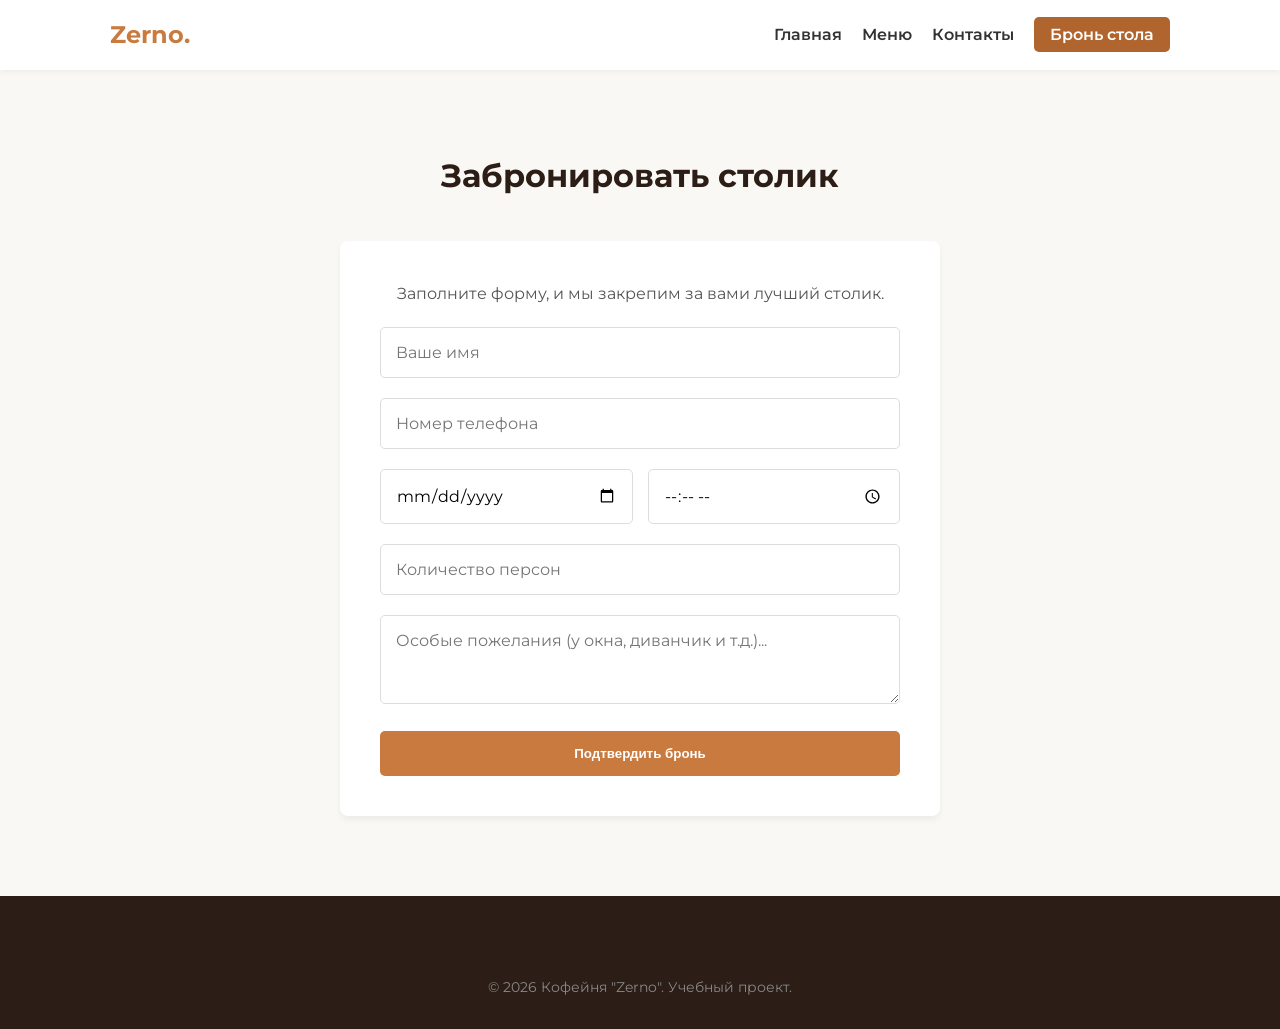
<file: Projects/Yeranr-Yerkhan-Nikita/booking.html>
<!DOCTYPE html>
<html lang="ru">
<head>
    <meta charset="UTF-8">
    <meta name="viewport" content="width=device-width, initial-scale=1.0">
    <title>Бронь столика | Кофейня "Zerno"</title>
    <link rel="preconnect" href="https://fonts.googleapis.com">
    <link rel="preconnect" href="https://fonts.gstatic.com" crossorigin>
    <link href="https://fonts.googleapis.com/css2?family=Montserrat:wght@400;600;700&display=swap" rel="stylesheet">
    <link rel="stylesheet" href="style.css">
    <script src="script.js"></script>
</head>
<body>

    <header class="header">
        <div class="container header-wrap">
            <a href="index.html" class="logo" style="text-decoration: none;">Zerno.</a>
            <nav class="main-nav">
                <ul>
                    <li><a href="index.html">Главная</a></li>
                    <li><a href="menu.html">Меню</a></li>
                    <li><a href="contacts.html">Контакты</a></li>
                    <li><a href="booking.html" class="btn-nav-book" style="background-color: #b0652e;">Бронь стола</a></li>
                </ul>
            </nav>
        </div>
    </header>

    <main class="page-content">
        <div class="container section-padding">
            <h2>Забронировать столик</h2>
            
            <div class="booking-wrapper">
                <div class="contact-form" style="max-width: 600px; margin: 0 auto; background: #fff; padding: 40px; border-radius: 8px; box-shadow: 0 4px 6px rgba(0,0,0,0.05);">
                    <p style="text-align: center; margin-bottom: 20px; color: #555;">Заполните форму, и мы закрепим за вами лучший столик.</p>
                    
                    <form action="#" method="POST">
                        <input type="text" placeholder="Ваше имя" required class="form-input">
                        <input type="tel" placeholder="Номер телефона" required class="form-input">
                        
                        <div style="display: flex; gap: 15px;">
                            <input type="date" required class="form-input" style="flex: 1;">
                            <input type="time" required class="form-input" style="flex: 1;">
                        </div>

                        <input type="number" placeholder="Количество персон" min="1" max="10" required class="form-input">
                        
                        <textarea placeholder="Особые пожелания (у окна, диванчик и т.д.)..." rows="3" class="form-input"></textarea>
                        
                        <button type="submit" class="btn" style="width: 100%; border: none; cursor: pointer;">Подтвердить бронь</button>
                    </form>
                </div>
            </div>
            
        </div>
    </main>

    <footer class="footer">
        <div class="container">
            <p class="copyright">© 2026 Кофейня "Zerno". Учебный проект.</p>
        </div>
    </footer>

</body>
</html>
</file>
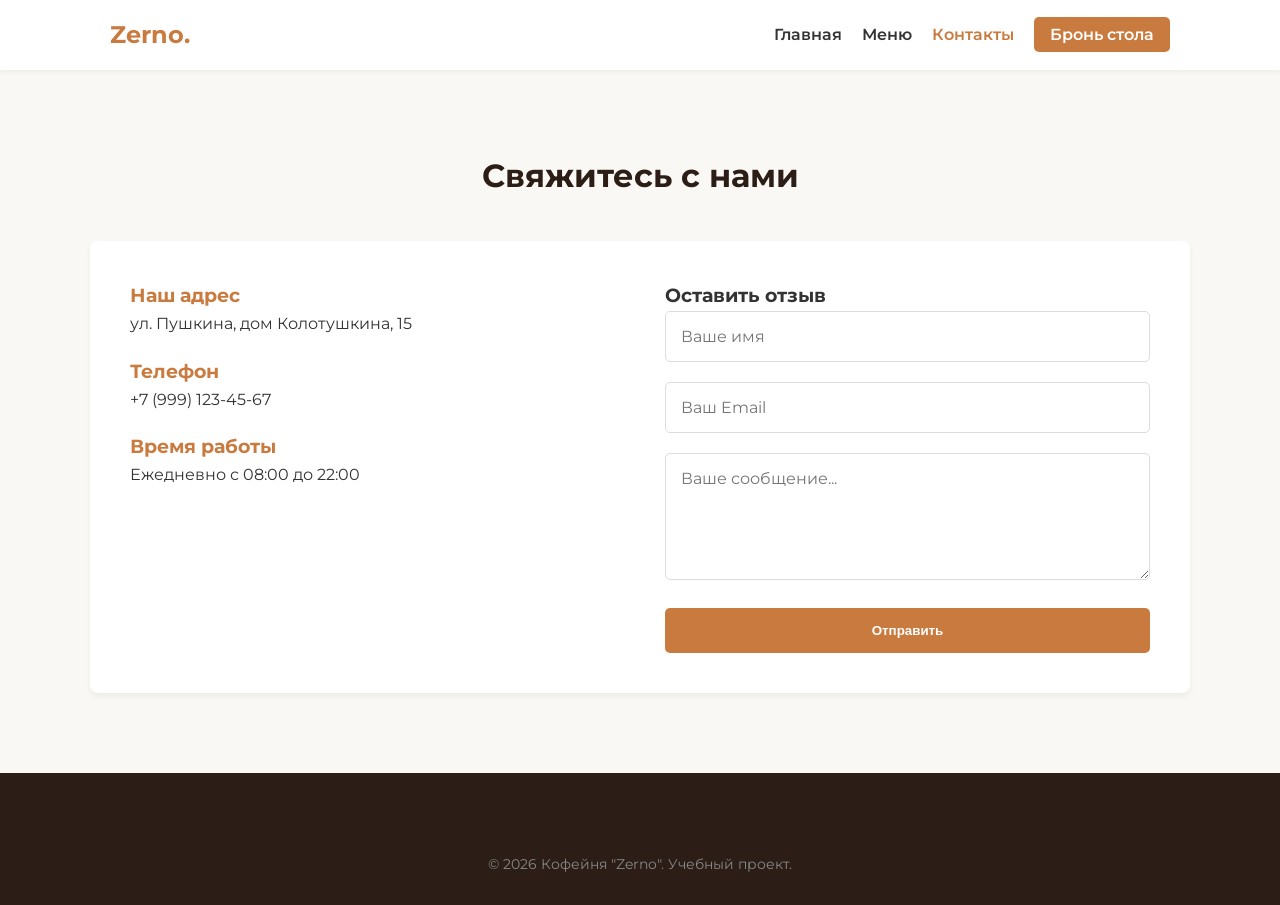
<file: Projects/Yeranr-Yerkhan-Nikita/contacts.html>
<!DOCTYPE html>
<html lang="ru">
<head>
    <meta charset="UTF-8">
    <meta name="viewport" content="width=device-width, initial-scale=1.0">
    <title>Контакты | Кофейня "Zerno"</title>
    <link rel="preconnect" href="https://fonts.googleapis.com">
    <link rel="preconnect" href="https://fonts.gstatic.com" crossorigin>
    <link href="https://fonts.googleapis.com/css2?family=Montserrat:wght@400;600;700&display=swap" rel="stylesheet">
    <link rel="stylesheet" href="style.css">
    <script src="script.js"></script>
</head>
<body>

    <header class="header">
        <div class="container header-wrap">
            <a href="index.html" class="logo" style="text-decoration: none;">Zerno.</a>
            <nav class="main-nav">
                <ul>
                    <li><a href="index.html">Главная</a></li>
                    <li><a href="menu.html">Меню</a></li>
                    <li><a href="contacts.html" style="color: #c97a3e;">Контакты</a></li>
                    <li><a href="booking.html" class="btn-nav-book">Бронь стола</a></li>
                </ul>
            </nav>
        </div>
    </header>

    <main class="page-content">
        <div class="container section-padding">
            <h2>Свяжитесь с нами</h2>
            <div class="contacts-wrapper">
                
                <div class="contact-info">
                    <h3>Наш адрес</h3>
                    <p>ул. Пушкина, дом Колотушкина, 15</p>
                    <h3>Телефон</h3>
                    <p>+7 (999) 123-45-67</p>
                    <h3>Время работы</h3>
                    <p>Ежедневно с 08:00 до 22:00</p>
                </div>

                <div class="contact-form">
                    <h3>Оставить отзыв</h3>
                    <form action="#" method="POST">
                        <input type="text" placeholder="Ваше имя" required class="form-input">
                        <input type="email" placeholder="Ваш Email" required class="form-input">
                        <textarea placeholder="Ваше сообщение..." rows="5" required class="form-input"></textarea>
                        <button type="submit" class="btn" style="width: 100%; border: none; cursor: pointer;">Отправить</button>
                    </form>
                </div>

            </div>
        </div>
    </main>

    <footer class="footer">
        <div class="container">
            <p class="copyright">© 2026 Кофейня "Zerno". Учебный проект.</p>
        </div>
    </footer>

</body>
</html>
</file>
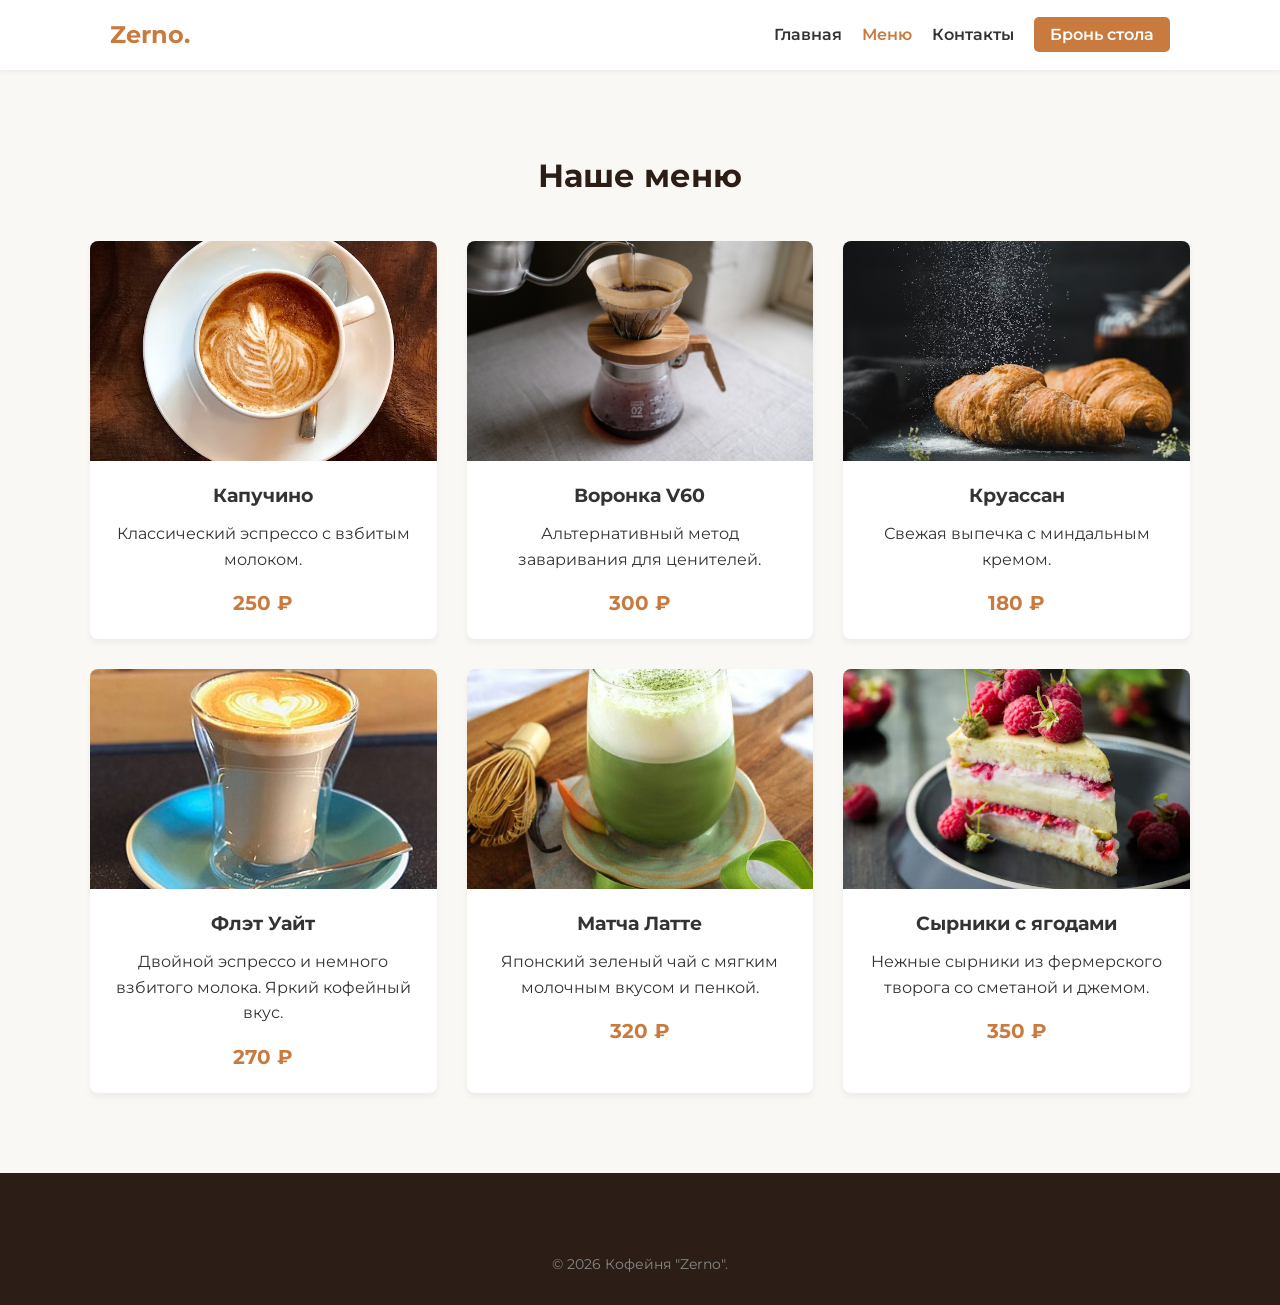
<file: Projects/Yeranr-Yerkhan-Nikita/menu.html>
<!DOCTYPE html>
<html lang="ru">
<head>
    <meta charset="UTF-8">
    <meta name="viewport" content="width=device-width, initial-scale=1.0">
    <title>Меню | Кофейня "Zerno"</title>
    <link rel="preconnect" href="https://fonts.googleapis.com">
    <link rel="preconnect" href="https://fonts.gstatic.com" crossorigin>
    <link href="https://fonts.googleapis.com/css2?family=Montserrat:wght@400;600;700&display=swap" rel="stylesheet">
    <link rel="stylesheet" href="style.css">
    <script src="script.js"></script>
</head>
<body>

    <header class="header">
        <div class="container header-wrap">
            <a href="index.html" class="logo" style="text-decoration: none;">Zerno.</a>
            <nav class="main-nav">
                <ul>
                    <li><a href="index.html">Главная</a></li>
                    <li><a href="menu.html">Меню</a></li>
                    <li><a href="contacts.html">Контакты</a></li>
                    <li><a href="booking.html" class="btn-nav-book">Бронь стола</a></li>
                </ul>
            </nav>
        </div>
    </header>

    <main class="page-content">
        <div class="container section-padding">
            <h2>Наше меню</h2>
            <div class="menu-grid">
                <div class="menu-card">
                    <img src="media/photo1.avif" alt="Капучино" class="card-img">
                    <div class="card-info">
                        <h3>Капучино</h3>
                        <p>Классический эспрессо с взбитым молоком.</p>
                        <span class="price">250 ₽</span>
                    </div>
                </div>
                <div class="menu-card">
                    <img src="media/image9.jpg" alt="Воронка V60" class="card-img">
                    <div class="card-info">
                        <h3>Воронка V60</h3>
                        <p>Альтернативный метод заваривания для ценителей.</p>
                        <span class="price">300 ₽</span>
                    </div>
                </div>
                <div class="menu-card">
                    <img src="media/photo3.avif" alt="Круассан" class="card-img">
                    <div class="card-info">
                        <h3>Круассан</h3>
                        <p>Свежая выпечка с миндальным кремом.</p>
                        <span class="price">180 ₽</span>
                    </div>
                </div>
                <div class="menu-card">
                        <img src="media/image1.jpg" alt="Флэт Уайт" class="card-img">
                        <div class="card-info">
                            <h3>Флэт Уайт</h3>
                            <p>Двойной эспрессо и немного взбитого молока. Яркий кофейный вкус.</p>
                            <span class="price">270 ₽</span>
                        </div>
                    </div>
                    
                    <div class="menu-card">
                        <img src="media/image1.webp" alt="Матча Латте" class="card-img">
                        <div class="card-info">
                            <h3>Матча Латте</h3>
                            <p>Японский зеленый чай с мягким молочным вкусом и пенкой.</p>
                            <span class="price">320 ₽</span>
                        </div>
                    </div>
                    
                    <div class="menu-card">
                        <img src="media/photo4.avif" alt="Сырники" class="card-img">
                        <div class="card-info">
                            <h3>Сырники с ягодами</h3>
                            <p>Нежные сырники из фермерского творога со сметаной и джемом.</p>
                            <span class="price">350 ₽</span>
                        </div>
                    </div>
            </div>
        </div>
    </main>

    <footer class="footer">
        <div class="container">
            <p class="copyright">© 2026 Кофейня "Zerno".</p>
        </div>
    </footer>

</body>
</html>
</file>
<file: Projects/Yeranr-Yerkhan-Nikita/style.css>
/* (*) применяет стили ко всем элементам на сайте */
* {
    margin: 0; /* убирает стандартные внешние отступы браузера */
    padding: 0; /* убирает стандартные внутренние отступы */
    /* рамки (border) и отступы (padding) не будут увеличивать заданную ширину блоков
       верстка не будет ехать в стороны. */
    box-sizing: border-box; 
}

/* стили для всего тела */
body {
    font-family: 'Montserrat', sans-serif; /* sans-serif - запасной шрифт без засечек, если Montserrat не загрузится */
    color: #333; /* темно-серый цвет текста */
    line-height: 1.6; /* межстрочный интервал */
    background-color: #faf8f5; 
}

/* --- КАРКАС И СЕТКА --- */
/* класс .container центрирует контент и не дает ему растянуться на огромных мониторах */
.container {
    max-width: 1100px; /* макс ширина сайта */
    margin: 0 auto; /* margin auto по горизонтали выравнивает блок ровно по центру экрана */
    padding: 0 20px; /* отступы по бокам, чтобы на телефонах текст не прилипал к краям экрана */
}

/* универсальный класс для создания одинаковых отступов между секциями */
.section-padding {
    padding: 80px 0;
}

h2 {
    text-align: center;
    font-size: 32px;
    margin-bottom: 40px;
    color: #2c1e16;
}

/* --- ШАПК --- */
.header {
    background-color: #fff;
    box-shadow: 0 2px 5px rgba(0,0,0,0.05); /* легкая тень для отделения шапки от контента */
    position: sticky; /* при скролле шапка прилипнет к верху экрана */
    top: 0;
    z-index: 100; /* шапка всегда будет поверх остальных элементов сайта (z-ось) */
}

/* Flexbox-контейнер для шапки */
.header-wrap {
    display: flex; /* Flexbox */
    justify-content: space-between; /* логотип и меню по разным краям */
    align-items: center; /* выравниваение элементы ровно по вертикальному центру */
    height: 70px;
}

.logo {
    font-size: 24px;
    font-weight: 700;
    color: #c97a3e; 
}

.main-nav ul {
    list-style: none; /* убирает стандартные точки у списка <li> */
    display: flex;
    gap: 20px; /* расстояние между пунктами меню */
}

.main-nav a {
    text-decoration: none; /* убирает стандартное подчеркивание у ссылок */
    color: #333;
    font-weight: 600;
    /* transition делает смену цвета плавной (за 0.3 секунды) */
    transition: color 0.3s; 
}

/* :hover срабатывает, когда чел наводит мышку на элемент */
.main-nav a:hover {
    color: #c97a3e;
}

/* --- ГЛАВНЫЙ ЭКРАН (С ФОНОМ) --- */
.hero {
    /* полупрозрачный темный градиент, и под ним картинка 
        center/cover картинку заполниет весь блок, обрезая лишнее */
    background: linear-gradient(rgba(44, 30, 22, 0.8), rgba(44, 30, 22, 0.8)), 
                url('https://images.unsplash.com/photo-1442512595331-e89e73853f31?auto=format&fit=crop&w=1920&q=80') center/cover no-repeat;
    color: #fff;
    padding: 140px 0;
    text-align: center;
}

.hero h1 {
    font-size: 48px;
    margin-bottom: 20px;
    font-weight: 700;
}

.hero p {
    font-size: 18px;
    margin-bottom: 30px;
    color: #eee;
}

.btn {
    display: inline-block; /* позволяет задавать кнопке ширину, высоту и отступы */
    background-color: #c97a3e;
    color: #fff;
    padding: 15px 30px;
    text-decoration: none;
    border-radius: 5px; /* скругляет углы */
    font-weight: 600;
    transition: background 0.3s;
}

.btn:hover {
    background-color: #b0652e;
}

.features {
    display: flex;
    justify-content: space-between;
    gap: 30px;
    text-align: center;
}

.feature-item {
    flex: 1; /* равная ширина карточек (1 часть свободного пространства) */
    background: #fff;
    padding: 30px;
    border-radius: 8px;
    box-shadow: 0 4px 6px rgba(0,0,0,0.05);
}

.feature-item h3 {
    margin-bottom: 15px;
    color: #c97a3e;
}

/* --- МЕНЮ (ГРИДЫ) --- */
.menu-grid {
    display: grid; /* CSS Grid */
    /* auto-fit автоматически переносит карточки на новую строку, 
       minmax(300px, 1fr) карточка не может быть уже 300px, но может растягиваться (1fr) */
    grid-template-columns: repeat(auto-fit, minmax(300px, 1fr));
    gap: 30px; /* отступы между колонками и рядами сетки */
}

.menu-card {
    background: #fff;
    border-radius: 8px;
    overflow: hidden; /* скрывает всё, что вылезает за рамки скругленных углов карточки (например, картинку) */
    box-shadow: 0 4px 6px rgba(0,0,0,0.05);
}

/* настройки для картинок */
.card-img {
    width: 100%; /* картинка занимает 100% ширины родительского блока */
    height: 220px; /* фиксированная высота, чтобы все карточки были ровными */
    object-fit: cover; /* идеальная обрезка без искажений пропорций (как background-size: cover) */
    display: block; /* убирает лишний отступ в 3px снизу от картинок (баг строчных элементов) */
}

.card-info {
    padding: 20px;
    text-align: center;
}

.card-info h3 {
    margin-bottom: 10px;
}

.price {
    display: block;
    margin-top: 15px;
    font-size: 20px;
    font-weight: 700;
    color: #c97a3e;
}

/* --- ФУТЕР --- */
.footer {
    background-color: #2c1e16;
    color: #fff;
    text-align: center;
    padding: 50px 0 20px;
}

.footer h2 {
    color: #fff;
    margin-bottom: 20px;
}

.footer p {
    margin-bottom: 10px;
}

.copyright {
    margin-top: 30px;
    font-size: 14px;
    color: #888;
}

/* --- АДАПТИВ (Медиа-запросы) --- */
/* этот блок кода для экранах у которых 768 пикселей (планшеты и телефоны) */
@media (max-width: 768px) {
    .features {
        flex-direction: column; /* меняет направление флексов с горизонтального (в ряд) на вертикальное (в колонку) */
    }
    .hero h1 {
        font-size: 32px; /* уменьшает шрифт на телефонах, чтобы он поместился */
    }
    .header-wrap {
        flex-direction: column;
        height: auto;
        padding: 15px 0;
        gap: 15px;
    }
}

/* --- СТРАНИЦЫ И ФОРМЫ --- */
.page-content {
    min-height: 60vh; /* мини высота блока - 60% от высоты экрана (Viewport Height), чтобы подвал не прилипал к верху */
}

.contacts-wrapper {
    display: flex;
    gap: 50px;
    justify-content: space-between;
    background: #fff;
    padding: 40px;
    border-radius: 8px;
    box-shadow: 0 4px 6px rgba(0,0,0,0.05);
}

.contact-info, .contact-form {
    flex: 1; /* делим форму и контакты пополам (50/50) */
}

.contact-info h3 {
    margin-top: 20px;
    color: #c97a3e;
}

/* :first-child применяет стиль только к первому заголовку h3 внутри блока */
.contact-info h3:first-child {
    margin-top: 0; 
}

/* стили для полей ввода (input, textarea) */
.form-input {
    width: 100%;
    padding: 15px;
    margin-bottom: 20px;
    border: 1px solid #ddd;
    border-radius: 5px;
    font-family: 'Montserrat', sans-serif; /* шрифт для инпутов */
    font-size: 16px;
}

/* :focus срабатывает, когда чел кликнул в поле и пишет текст */
.form-input:focus {
    outline: none; /* убирает стандартную обводку браузера */
    border-color: #c97a3e; /* делаем рамку фирменного цвета */
}

@media (max-width: 768px) {
    .contacts-wrapper {
        flex-direction: column; /* на мобилаъ форма и контакты встанут друг под другом */
    }
}

/* --- ГАЛЕРЕЯ --- */
.gallery {
    background-color: #faf8f5;
}

.gallery-grid {
    display: grid;
    grid-template-columns: repeat(auto-fit, minmax(250px, 1fr));
    gap: 15px;
}

.gallery-img {
    width: 100%;
    height: 250px;
    object-fit: cover;
    border-radius: 8px;
    /* transition подготавливает картинку к плавной анимации */
    transition: transform 0.3s ease; 
}

/* эффект увеличения фото при наведении */
.gallery-img:hover {
    transform: scale(1.03); /* увеличивает элемент на 3% по осям X и Y */
    box-shadow: 0 10px 20px rgba(0,0,0,0.1);
}

/* --- ОТЗЫВЫ --- */
.reviews-wrap {
    display: flex;
    gap: 30px;
    justify-content: center;
    flex-wrap: wrap; /* разрешает карточкам переноситься на новую строку, если они не помещаются в экран */
}

.review-card {
    background: #faf8f5;
    padding: 30px;
    border-radius: 12px;
    flex: 1;
    min-width: 300px;
    max-width: 500px;
    border: 1px solid #eee;
    box-shadow: 0 4px 10px rgba(0,0,0,0.03);
}

.review-header {
    display: flex;
    align-items: center;
    gap: 15px;
    margin-bottom: 15px;
}

.avatar {
    width: 60px;
    height: 60px;
    border-radius: 50%; /* квадратная картинка в круглую */
    object-fit: cover;
}

.stars {
    color: #c97a3e;
    font-size: 18px;
    letter-spacing: 2px; /* расстояние между звездочками */
}

.review-card p {
    font-style: italic; /* курсивный текст для цитаты */
    color: #555;
}

/* --- КНОПКА БРОНИ В ШАПКЕ --- */
.btn-nav-book {
    background-color: #c97a3e;
    /* !important перебивает любые другие стили цвета, заданные выше для ссылок в меню */
    color: #fff !important; 
    padding: 8px 16px;
    border-radius: 5px;
    transition: background-color 0.3s;
}

.btn-nav-book:hover {
    background-color: #b0652e;
}
</file>
